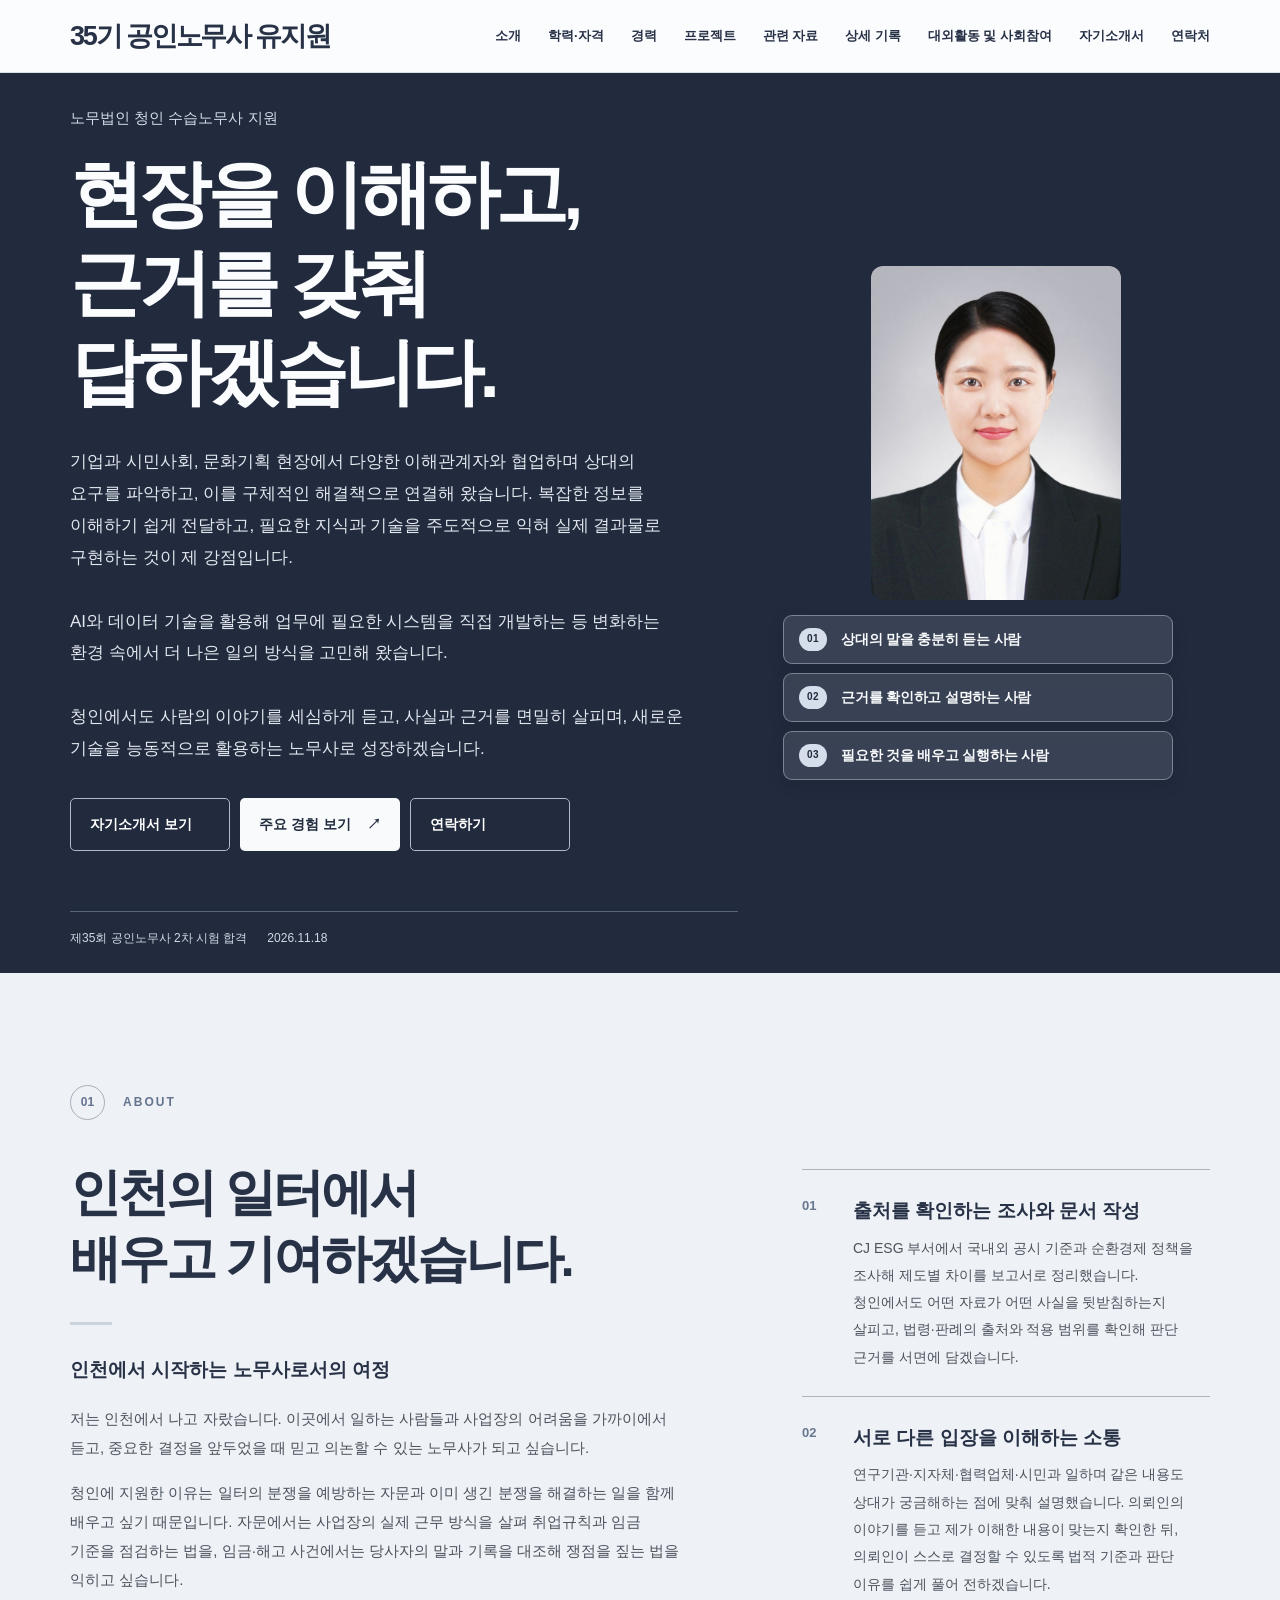
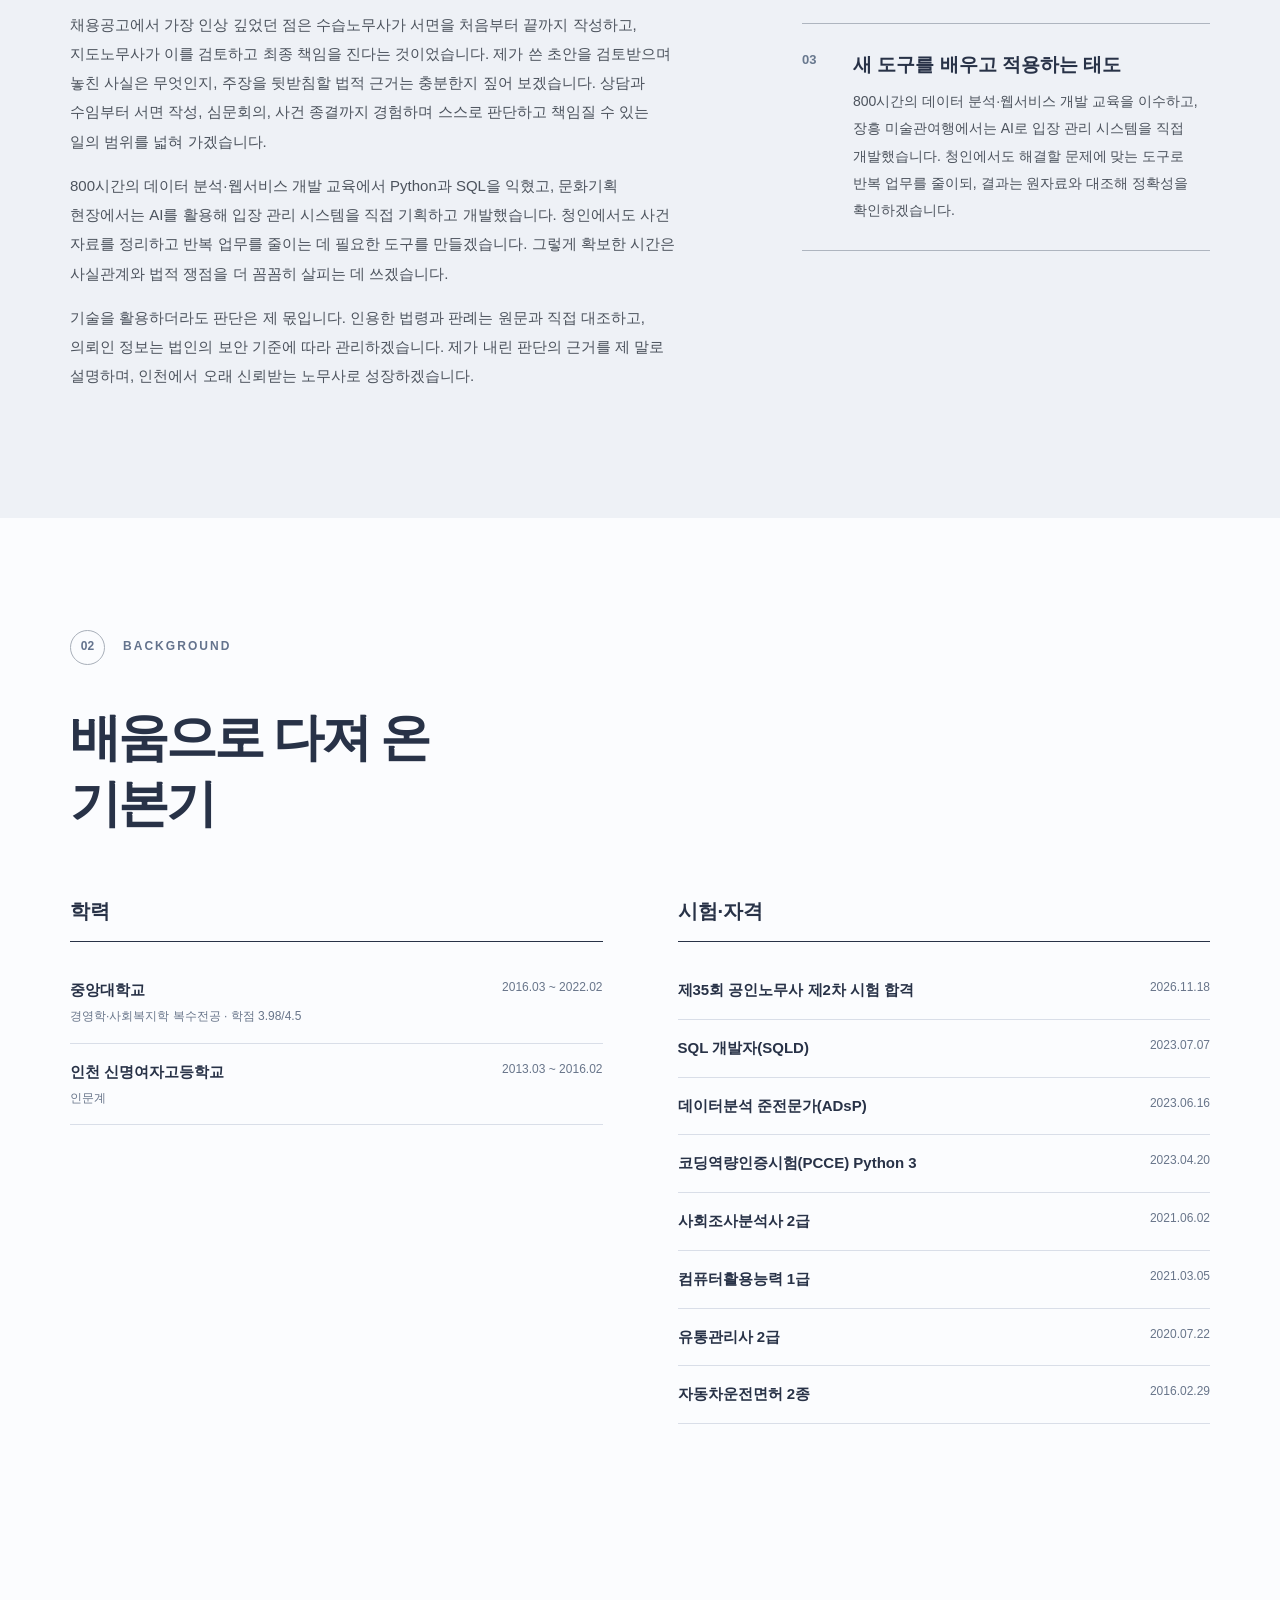
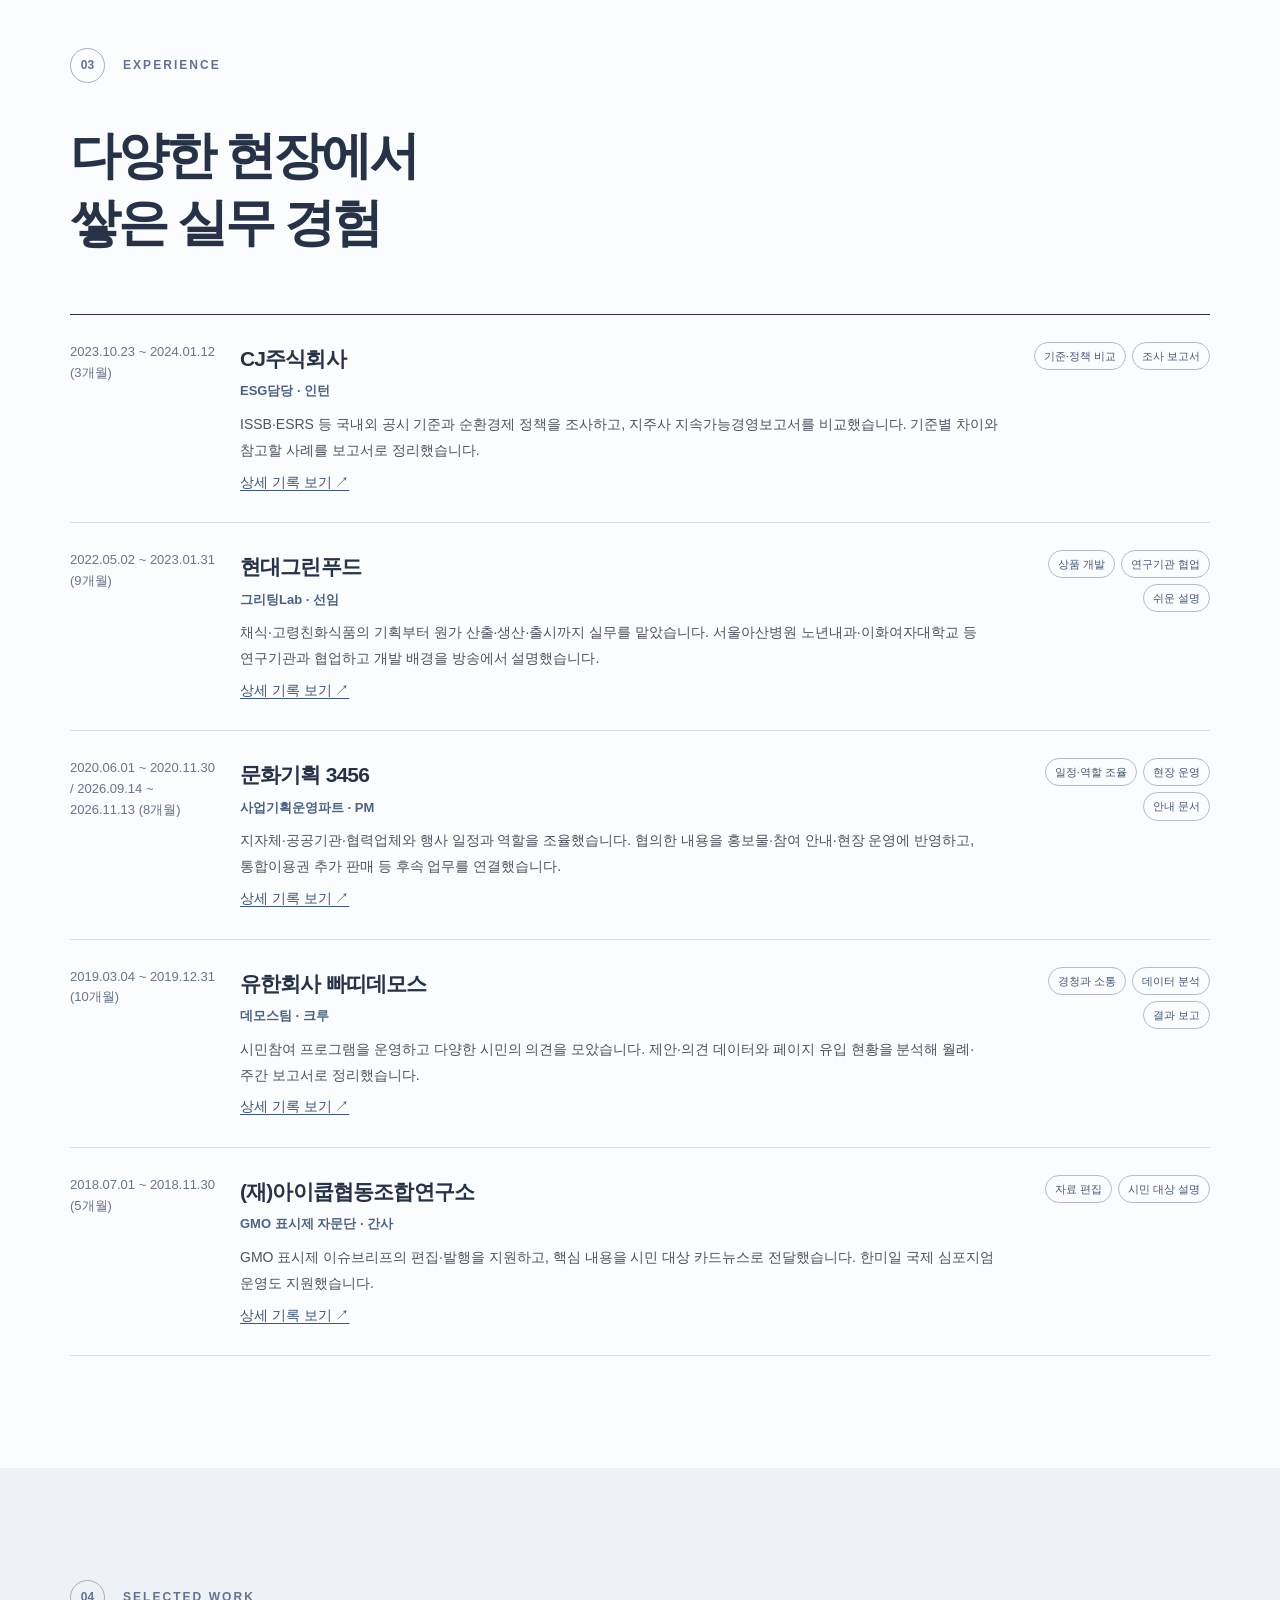
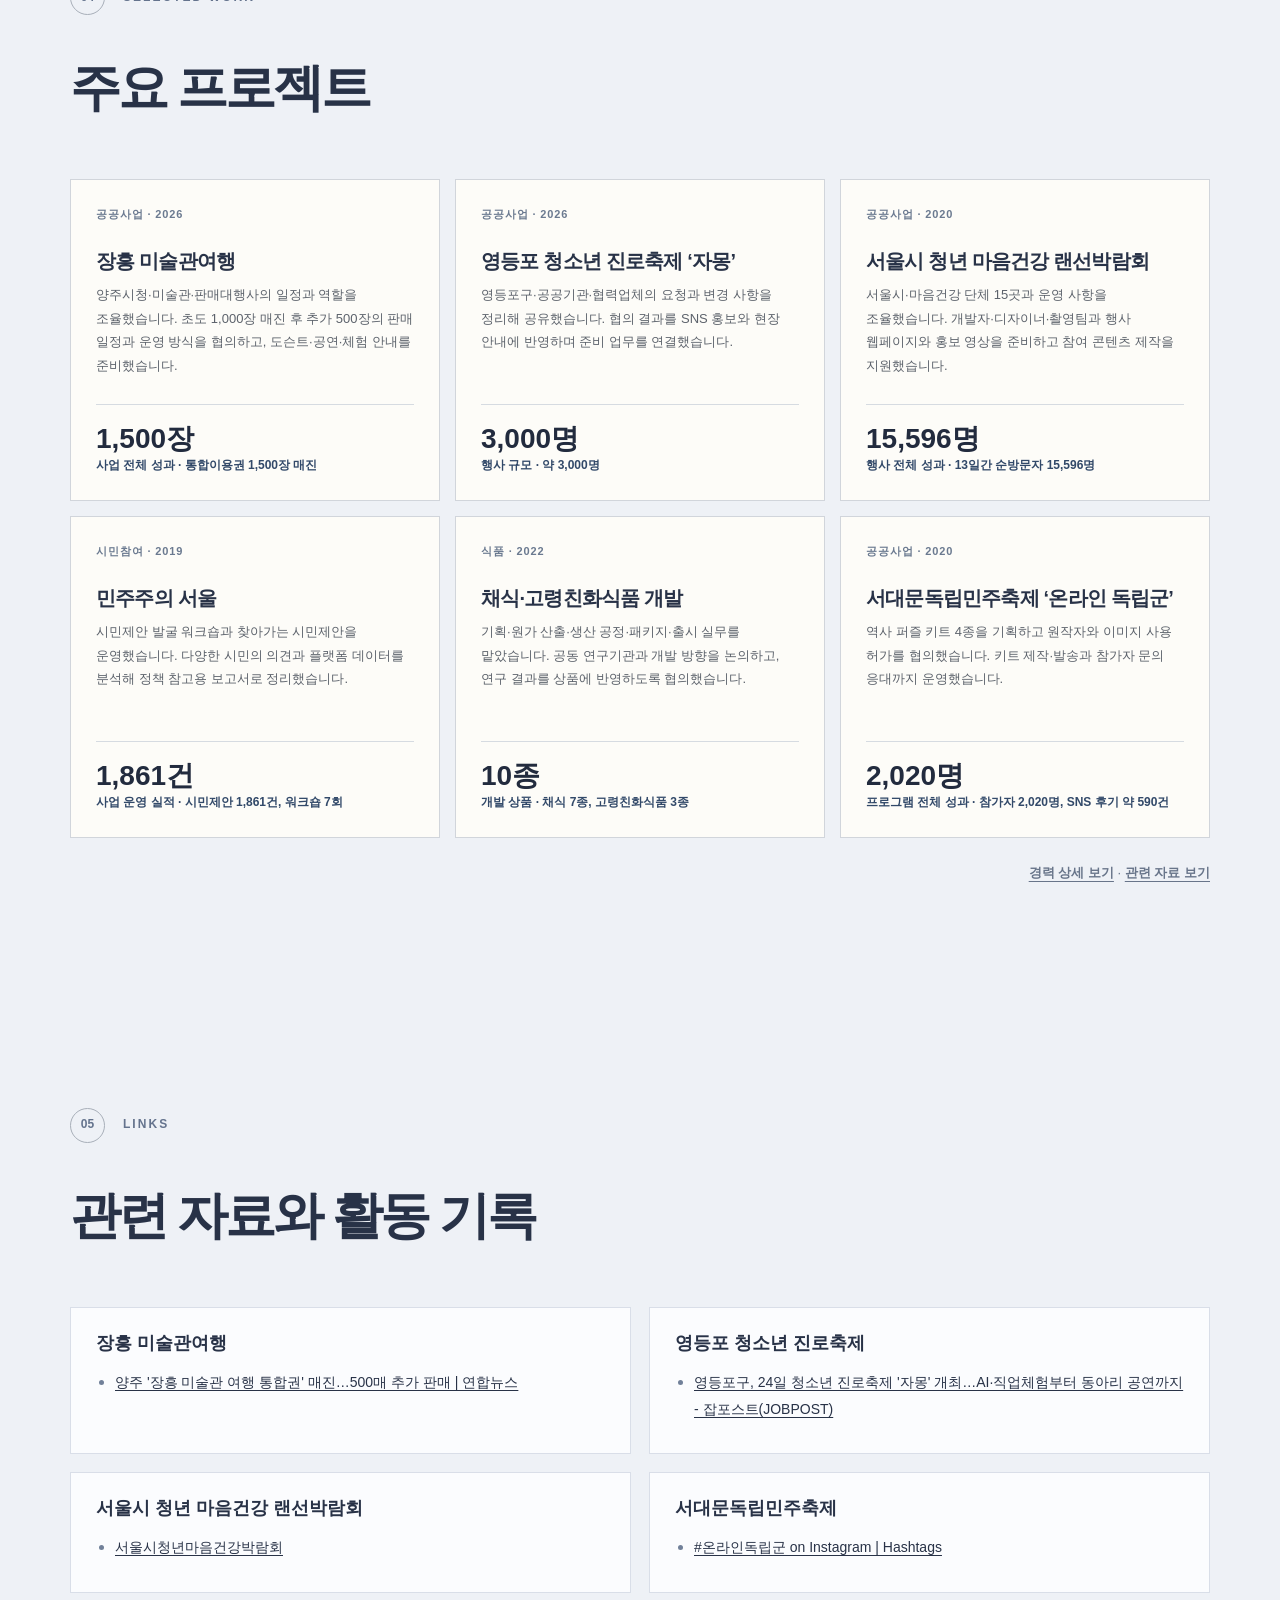
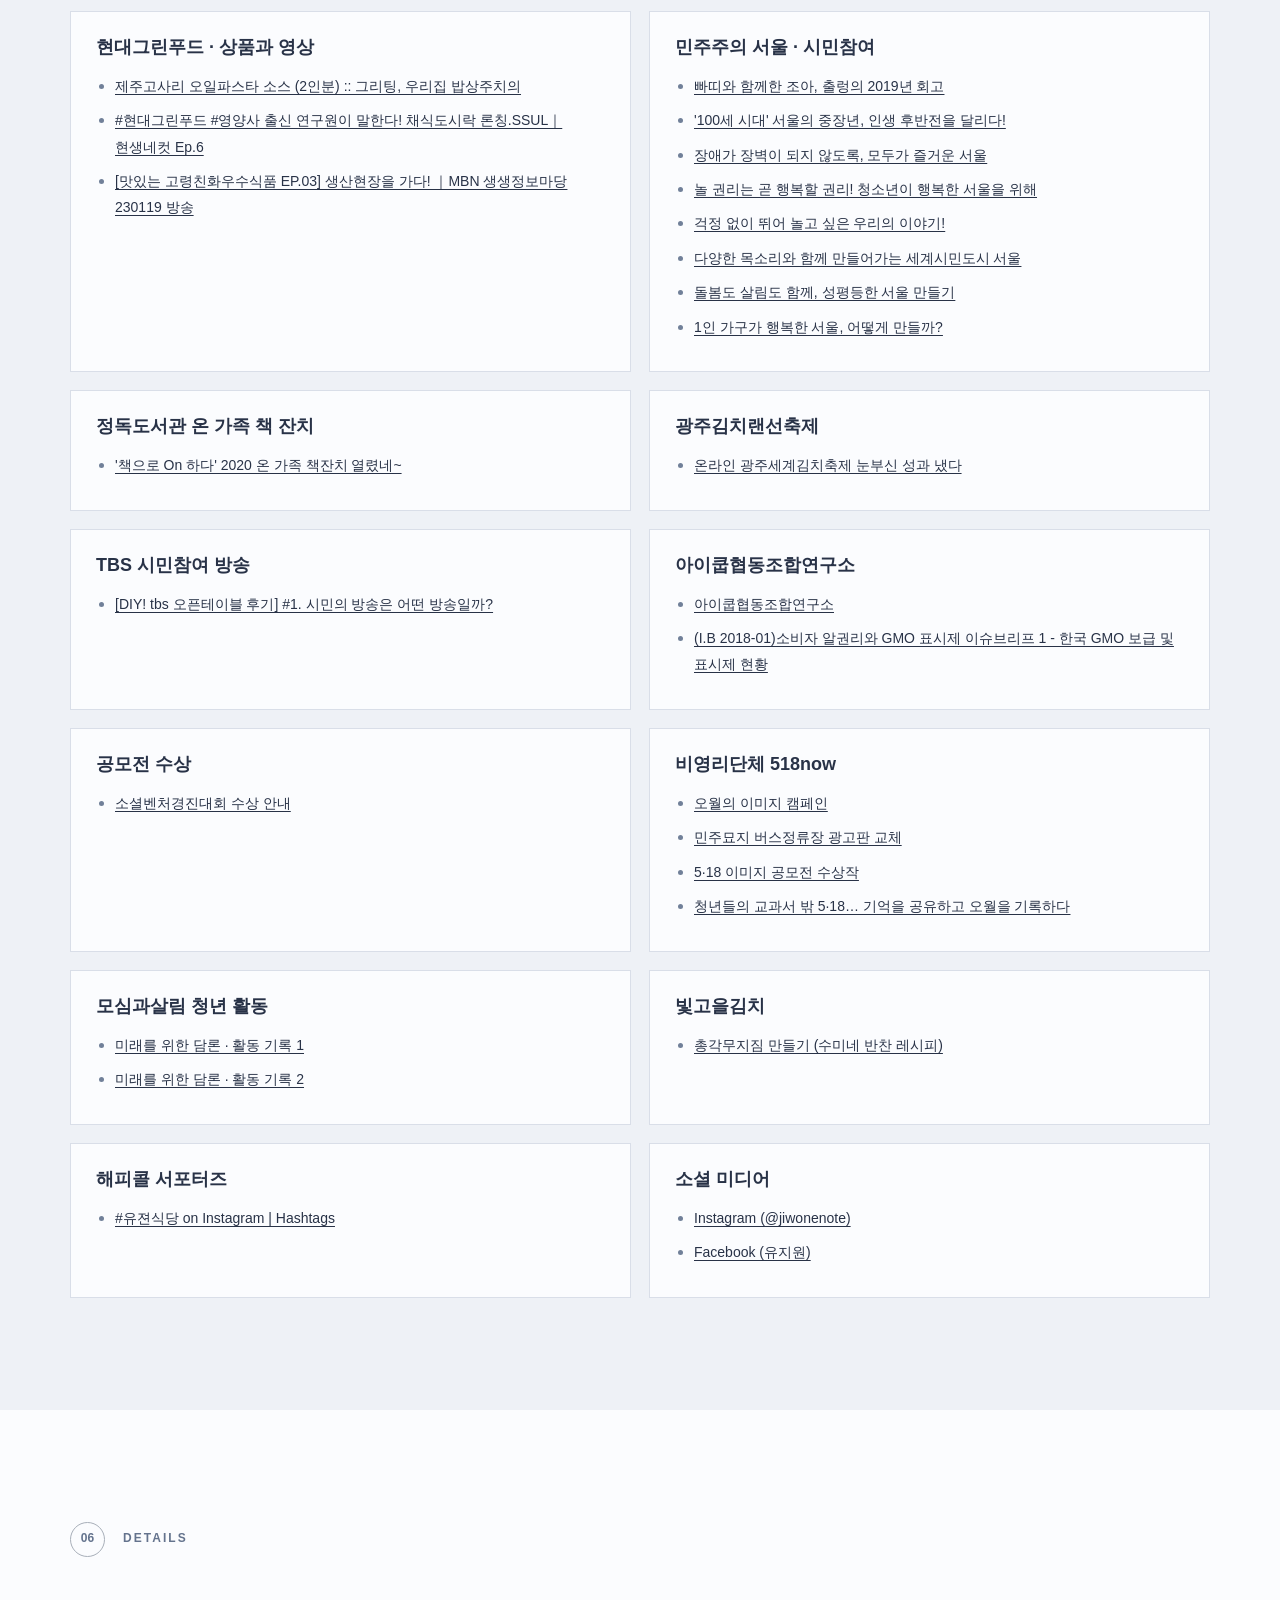
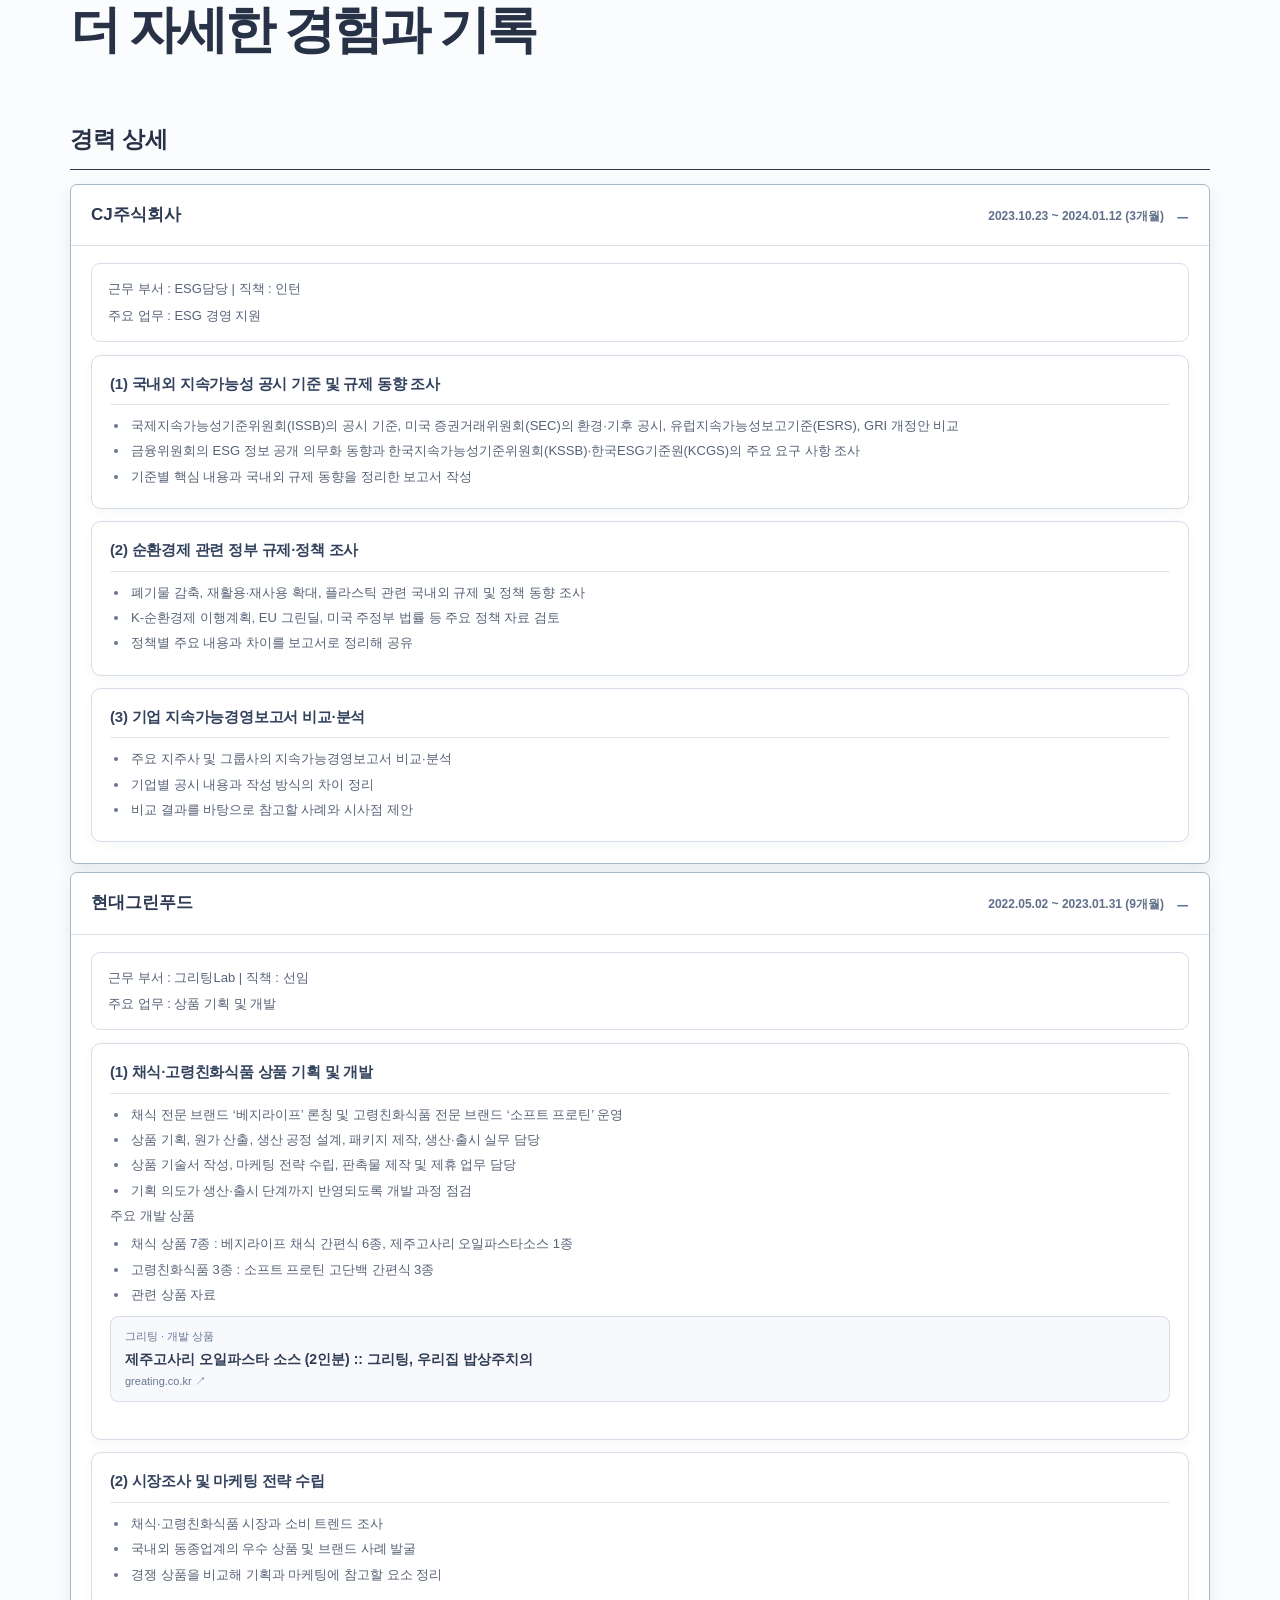
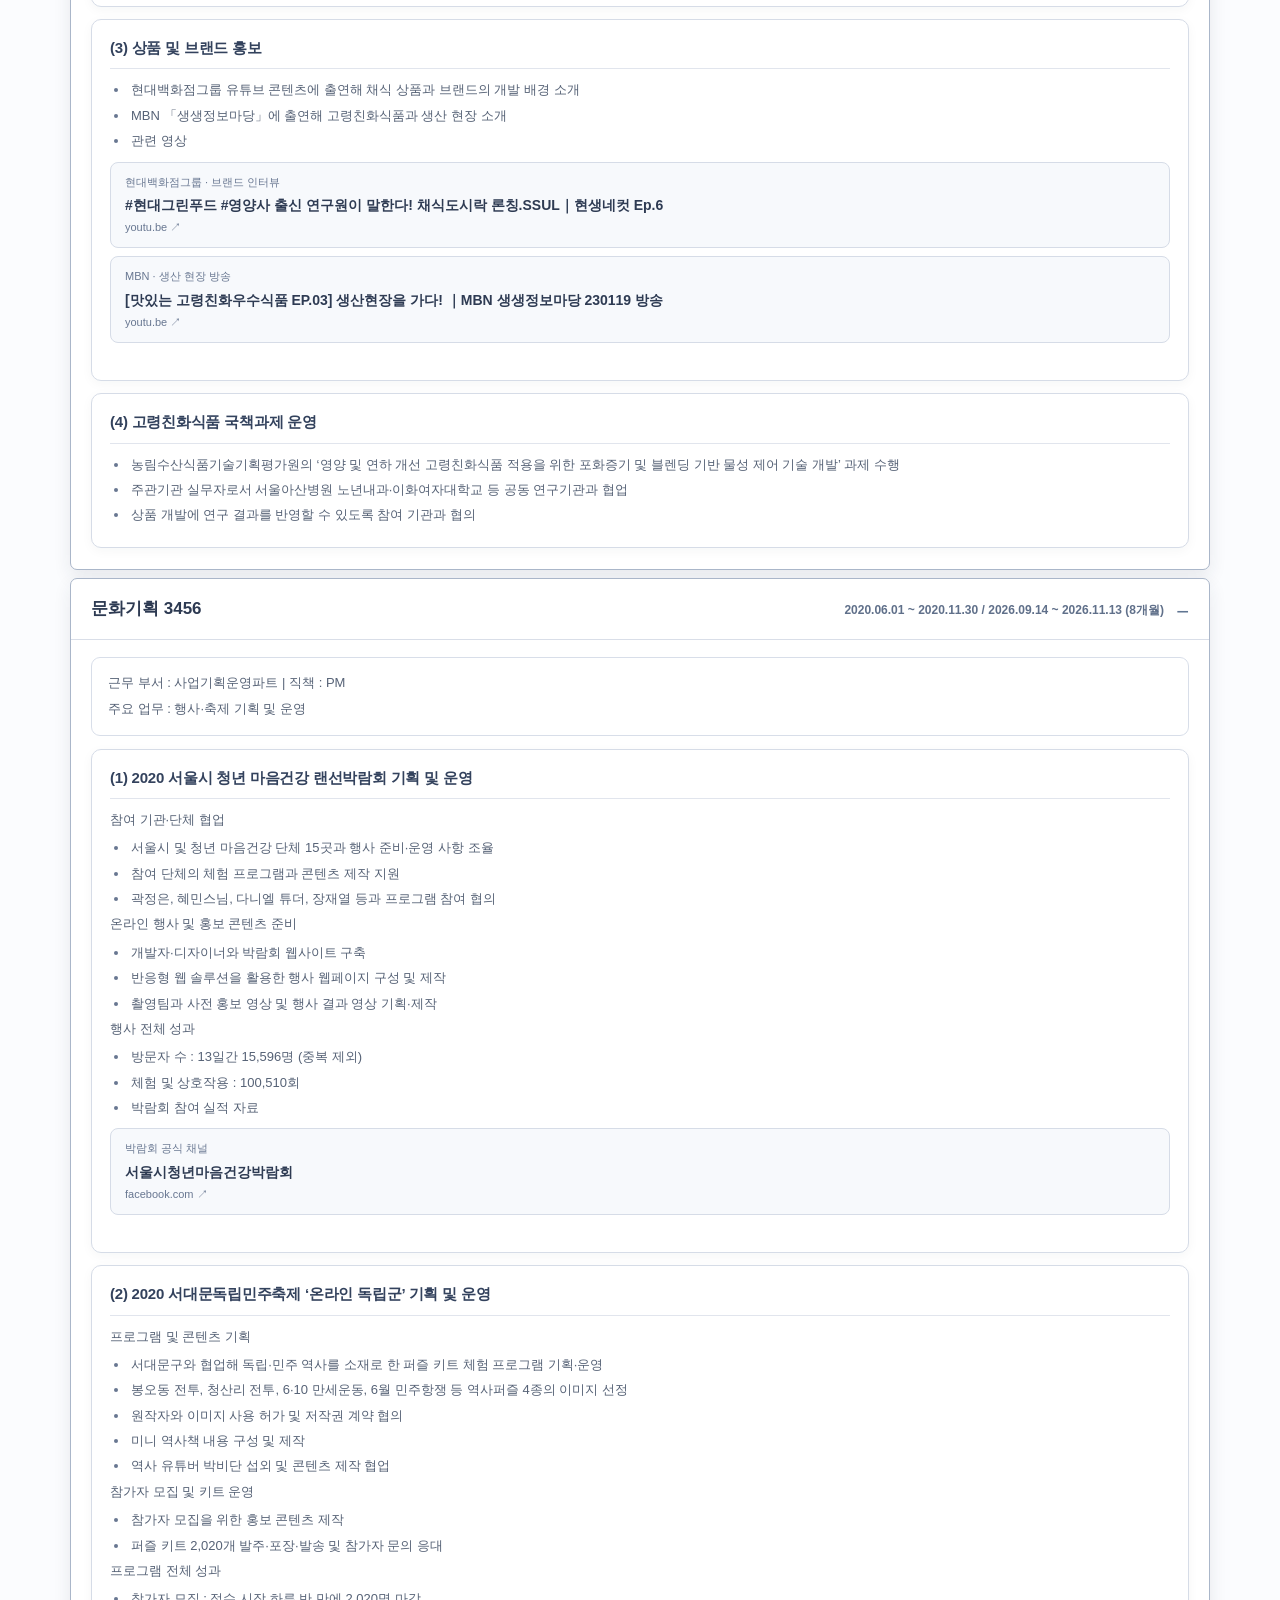
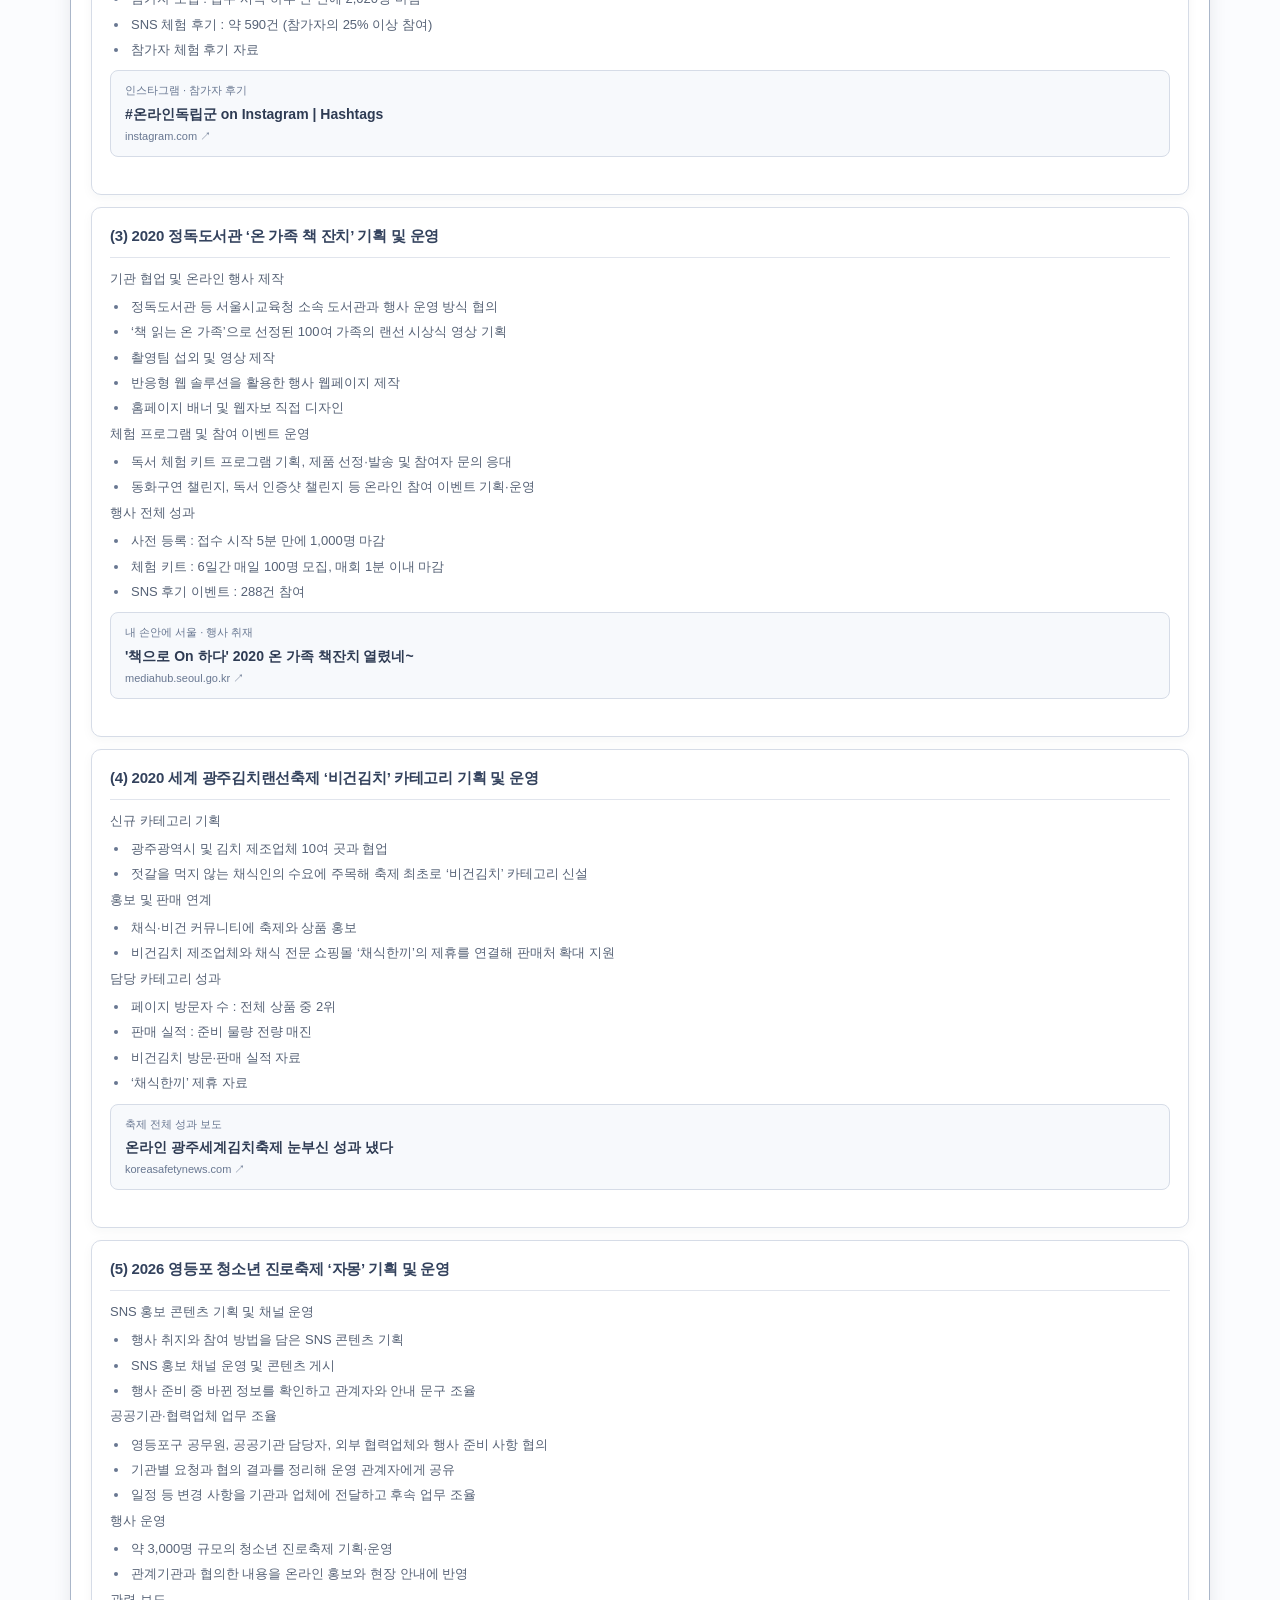
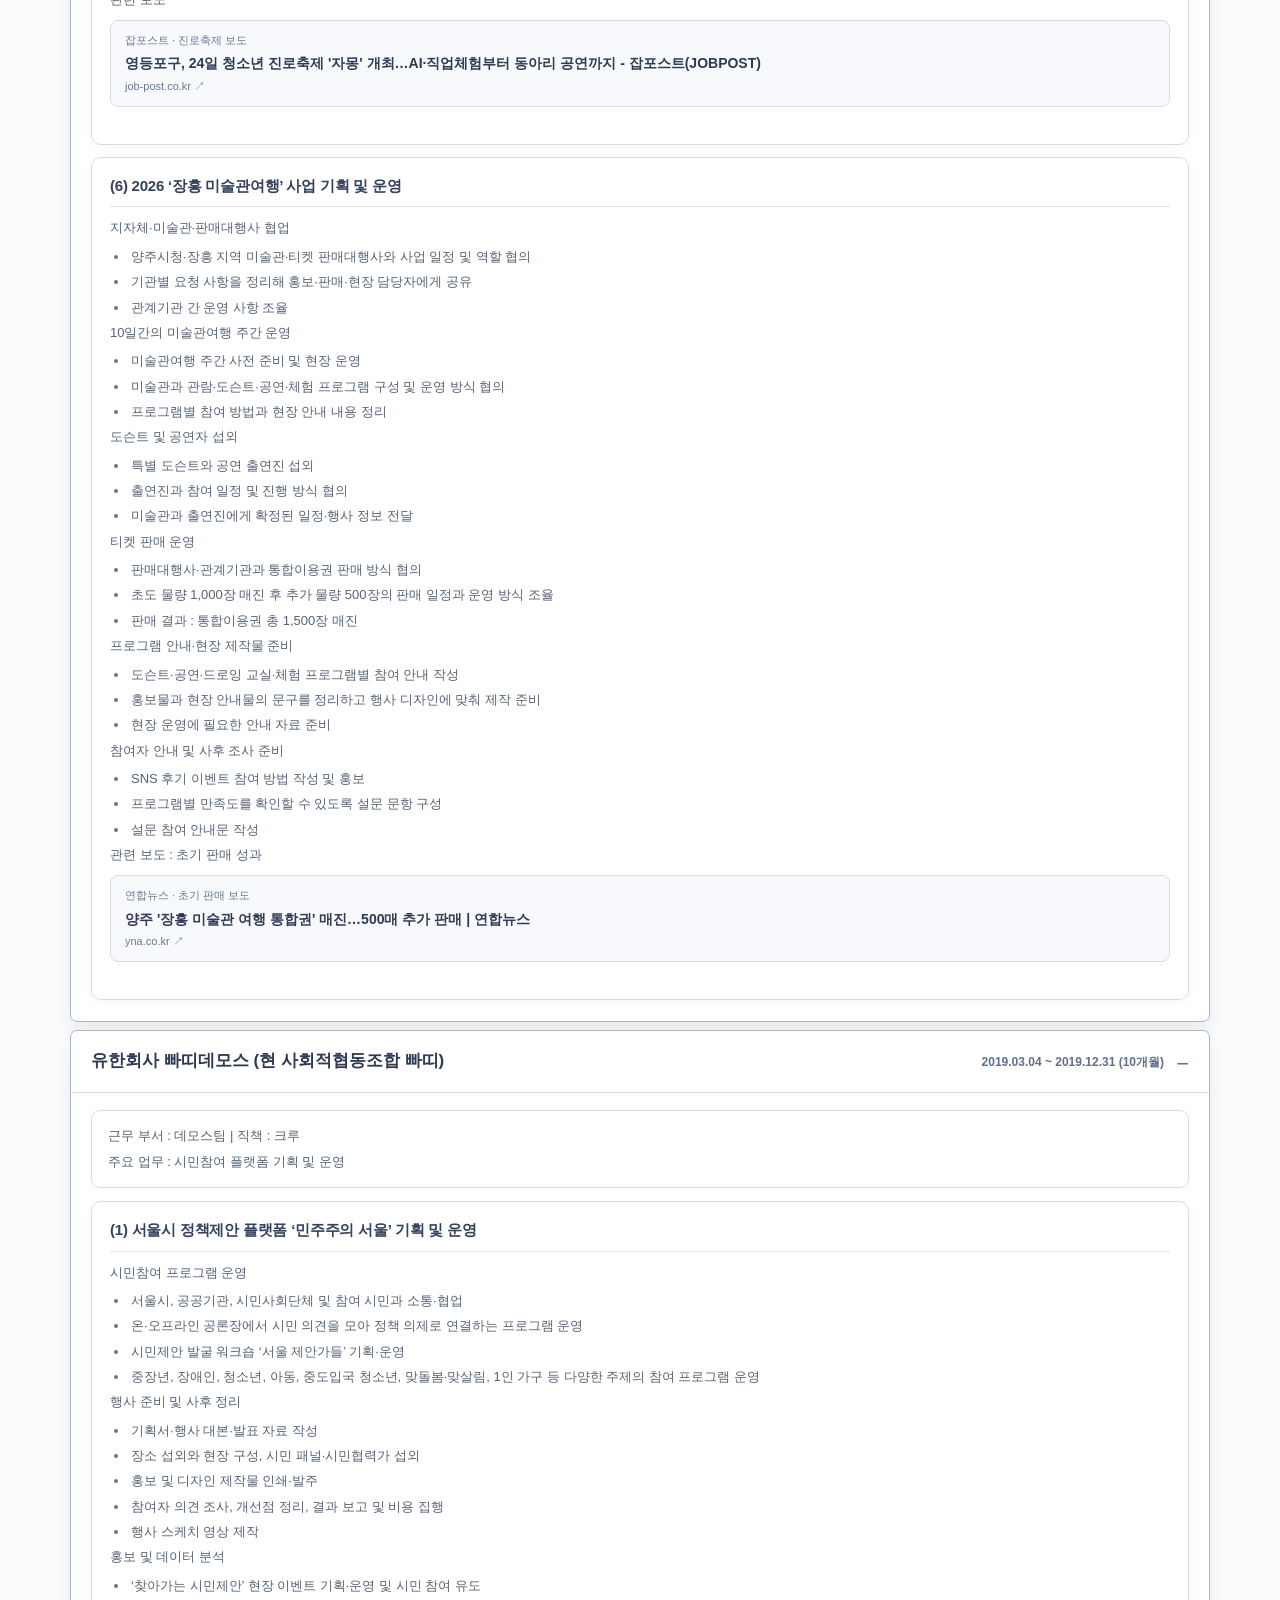
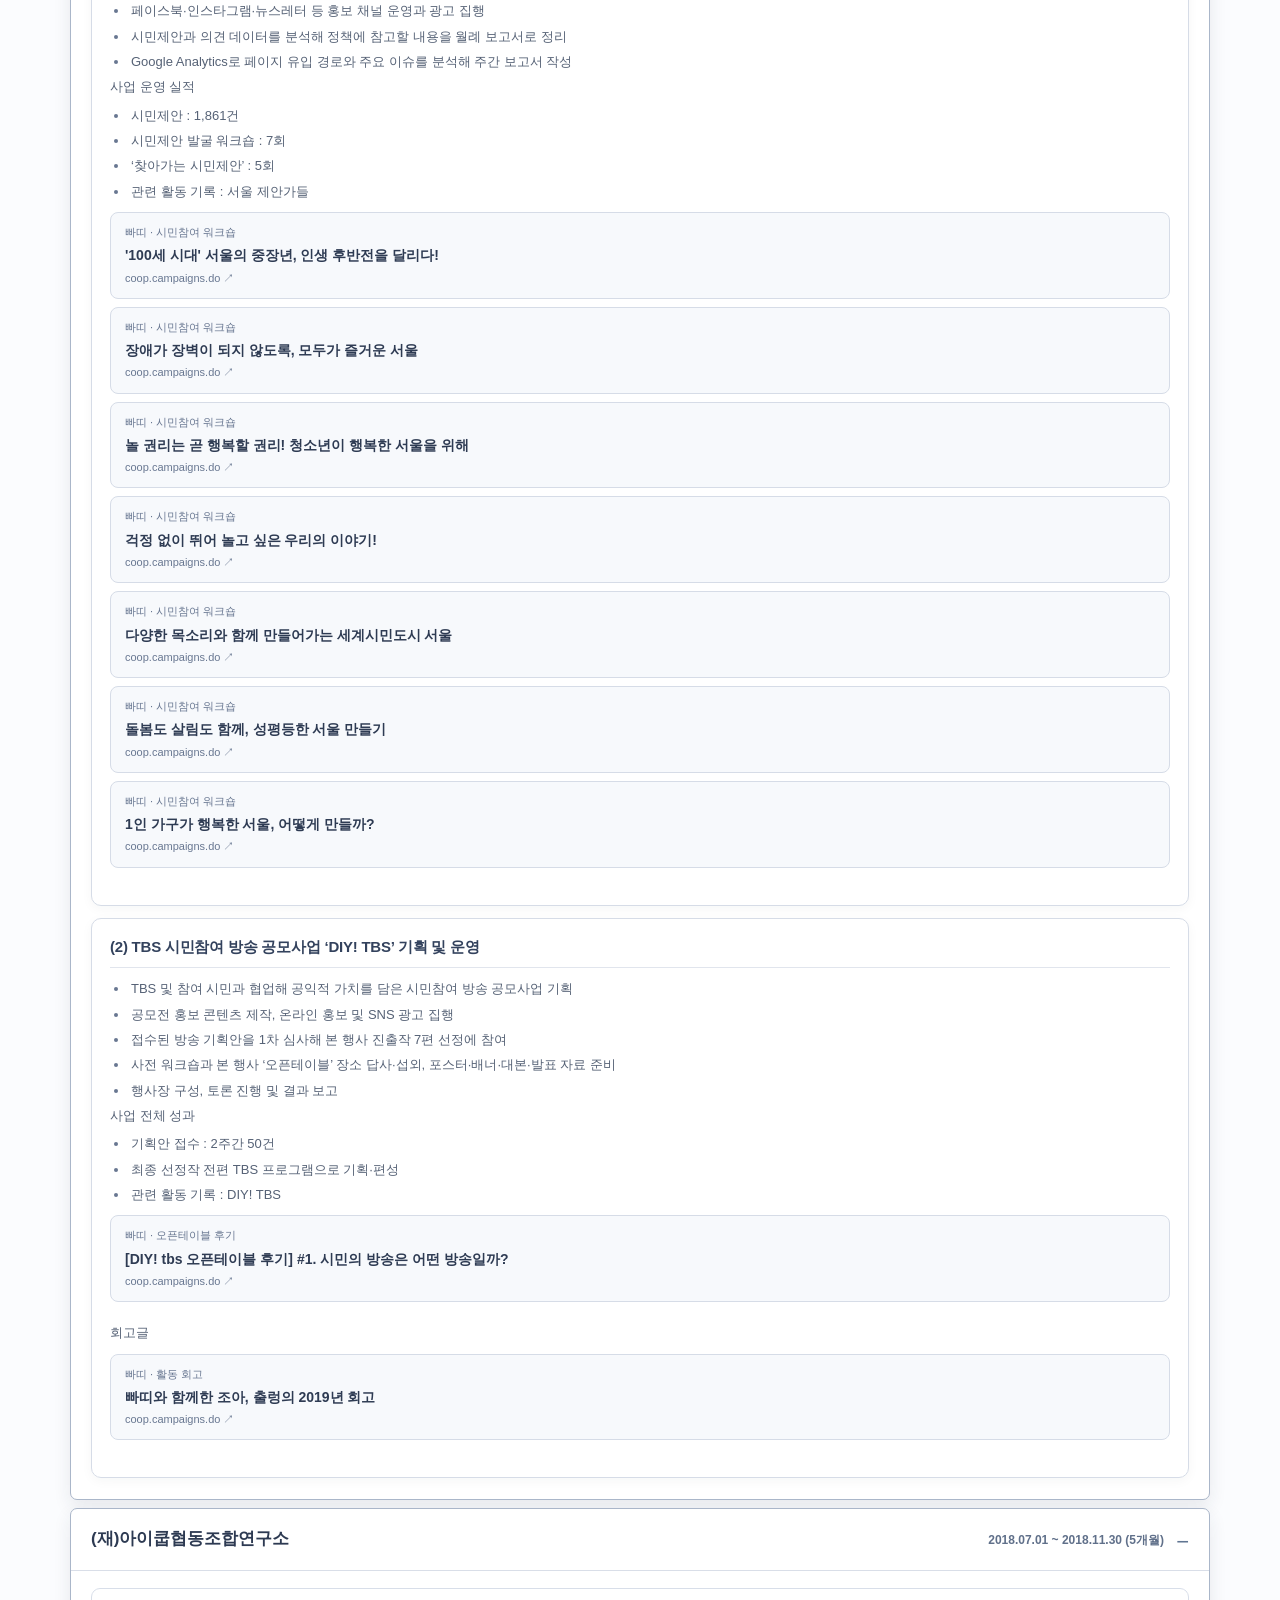
<file: index.html>
<!doctype html>
<html lang="ko"><head><meta charset="utf-8"><meta name="viewport" content="width=device-width, initial-scale=1"><meta name="theme-color" content="#123531"><meta name="description" content="유지원 · 노무법인 청인 수습노무사 지원 포트폴리오"><title>유지원 | 청인 수습노무사 지원 포트폴리오</title><link rel="stylesheet" href="style.css?v=22"></head><body>
<a class="skip" href="#main">본문으로 이동</a><header class="site-header"><div class="shell topbar"><a class="wordmark" href="#top" aria-label="유지원 포트폴리오 맨 위">유지원</a><nav aria-label="주요 메뉴"><a href="#about">소개</a><a href="#background">학력·자격</a><a href="#career">경력</a><a href="#projects">프로젝트</a><a href="#references">관련 자료</a><a href="#details">상세 기록</a><a href="#activities">대외활동 및 사회참여</a><a href="#essays">자기소개서</a><a href="#contact">연락처</a></nav></div></header>
<main id="main"><section class="hero" id="top"><div class="shell hero-grid"><div><p class="eyebrow" id="eyebrow"></p><p class="hero-overline" id="hero-role"></p><h1 id="headline"></h1><p class="hero-intro" id="intro"></p><div class="hero-actions"><a class="button secondary" href="#essays">자기소개서 보기</a><a class="button primary" href="#projects">주요 경험 보기 <span aria-hidden="true">↗</span></a><a class="button secondary" id="email-hero" href="#contact">연락하기</a></div><div class="hero-foot"><span id="exam"></span><span id="exam-date"></span></div></div><figure class="hero-person"><img class="profile-portrait" src="jiwon-profile.jpg" alt="유지원 프로필 사진" decoding="async"><figcaption><ul id="profile-traits" aria-label="유지원의 일하는 태도"></ul></figcaption></figure></div></section><section class="section section-cream" id="about"><div class="shell"><div class="section-kicker"><span>01</span><span>ABOUT</span></div><div class="about-grid"><div><h2 class="section-title">인천의 일터에서<br>배우고 기여하겠습니다.</h2><div class="section-rule"></div><p class="about-title" id="about-title"></p><div id="about-paragraphs"></div></div><div class="strength-list" id="strengths"></div></div></div></section><section class="section" id="background"><div class="shell"><div class="section-kicker"><span>02</span><span>BACKGROUND</span></div><div class="heading-row"><h2 class="section-title">배움으로 다져 온<br>기본기</h2></div><div class="background-grid"><div><h3 class="subheading">학력</h3><div id="education-list"></div></div><div><h3 class="subheading">시험·자격</h3><div id="credentials-list"></div></div></div></div></section><section class="section" id="career"><div class="shell"><div class="section-kicker"><span>03</span><span>EXPERIENCE</span></div><div class="heading-row"><h2 class="section-title">다양한 현장에서<br>쌓은 실무 경험</h2></div><div class="career-list" id="career-list"></div></div></section><section class="section section-cream" id="projects"><div class="shell"><div class="section-kicker"><span>04</span><span>SELECTED WORK</span></div><div class="heading-row"><h2 class="section-title">주요 프로젝트</h2></div><div class="project-grid" id="project-grid"></div><p class="source-note"><a href="#details">경력 상세 보기</a> · <a href="#references">관련 자료 보기</a></p></div></section><section class="section section-cream" id="references"><div class="shell"><div class="section-kicker"><span>05</span><span>LINKS</span></div><div class="heading-row"><h2 class="section-title">관련 자료와 활동 기록</h2></div><div class="reference-grid" id="reference-grid"></div></div></section><section class="section" id="details"><div class="shell"><div class="section-kicker"><span>06</span><span>DETAILS</span></div><div class="heading-row"><h2 class="section-title">더 자세한 경험과 기록</h2></div><div class="detail-groups" id="detail-groups"></div></div></section><section class="section section-cream" id="activities" aria-labelledby="activities-title"><div class="shell"><div class="section-kicker"><span>07</span><span>ACTIVITIES</span></div><div class="activity-section standalone-activity"><div class="activity-heading"><div><span class="activity-kicker">ACTIVITIES &amp; SOCIAL ENGAGEMENT</span><h3 id="activities-title">대외활동 및 사회참여</h3></div></div><div class="activity-grid" id="activity-list"></div></div></div></section><section class="section" id="essays" aria-labelledby="essay-heading"><div class="shell"><div class="section-kicker"><span>Q&amp;A</span><span>SELF INTRODUCTION</span></div><h2 id="essay-heading" class="section-title">자기소개서</h2><div id="essay-list"></div></div></section><section class="section section-deep" id="approach"><div class="shell"><div class="section-kicker"><span>08</span><span>HOW I WORK</span></div><h2 class="section-title">스스로 준비하고,<br>검토를 거쳐 완성하겠습니다.</h2><ol class="approach-list" id="work-style"></ol></div></section><section class="section contact" id="contact"><div class="shell contact-grid"><div><div class="section-kicker"><span>09</span><span>CONTACT</span></div><h2 class="section-title">이야기를<br>나눠 보고 싶습니다.</h2><p id="contact-location"></p></div><div class="contact-links"><a id="contact-email"></a><a id="contact-phone"></a></div></div></section></main><footer class="site-footer"><div class="shell"><span>© <span id="year"></span> 유지원. 청인 수습노무사 지원 포트폴리오</span></div></footer>
<script src="site.js?v=21" defer></script></body></html>
</file>
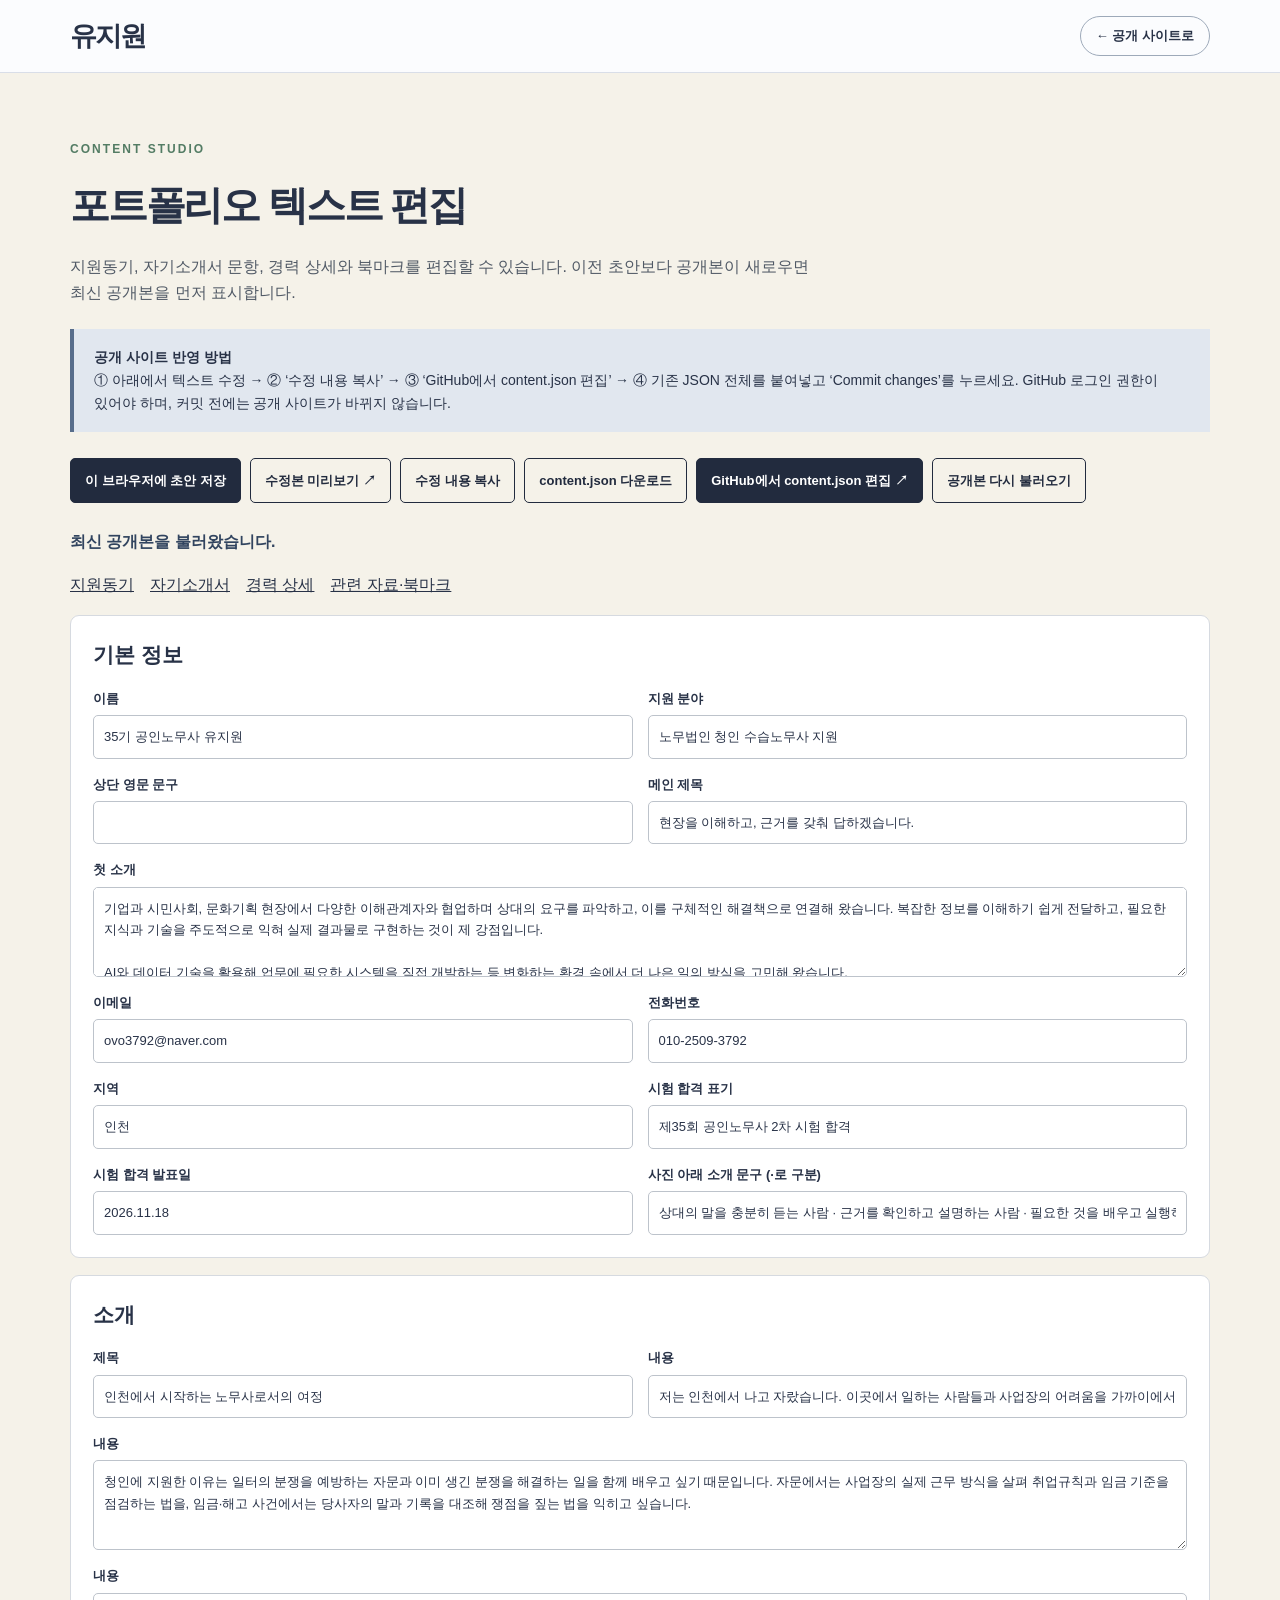
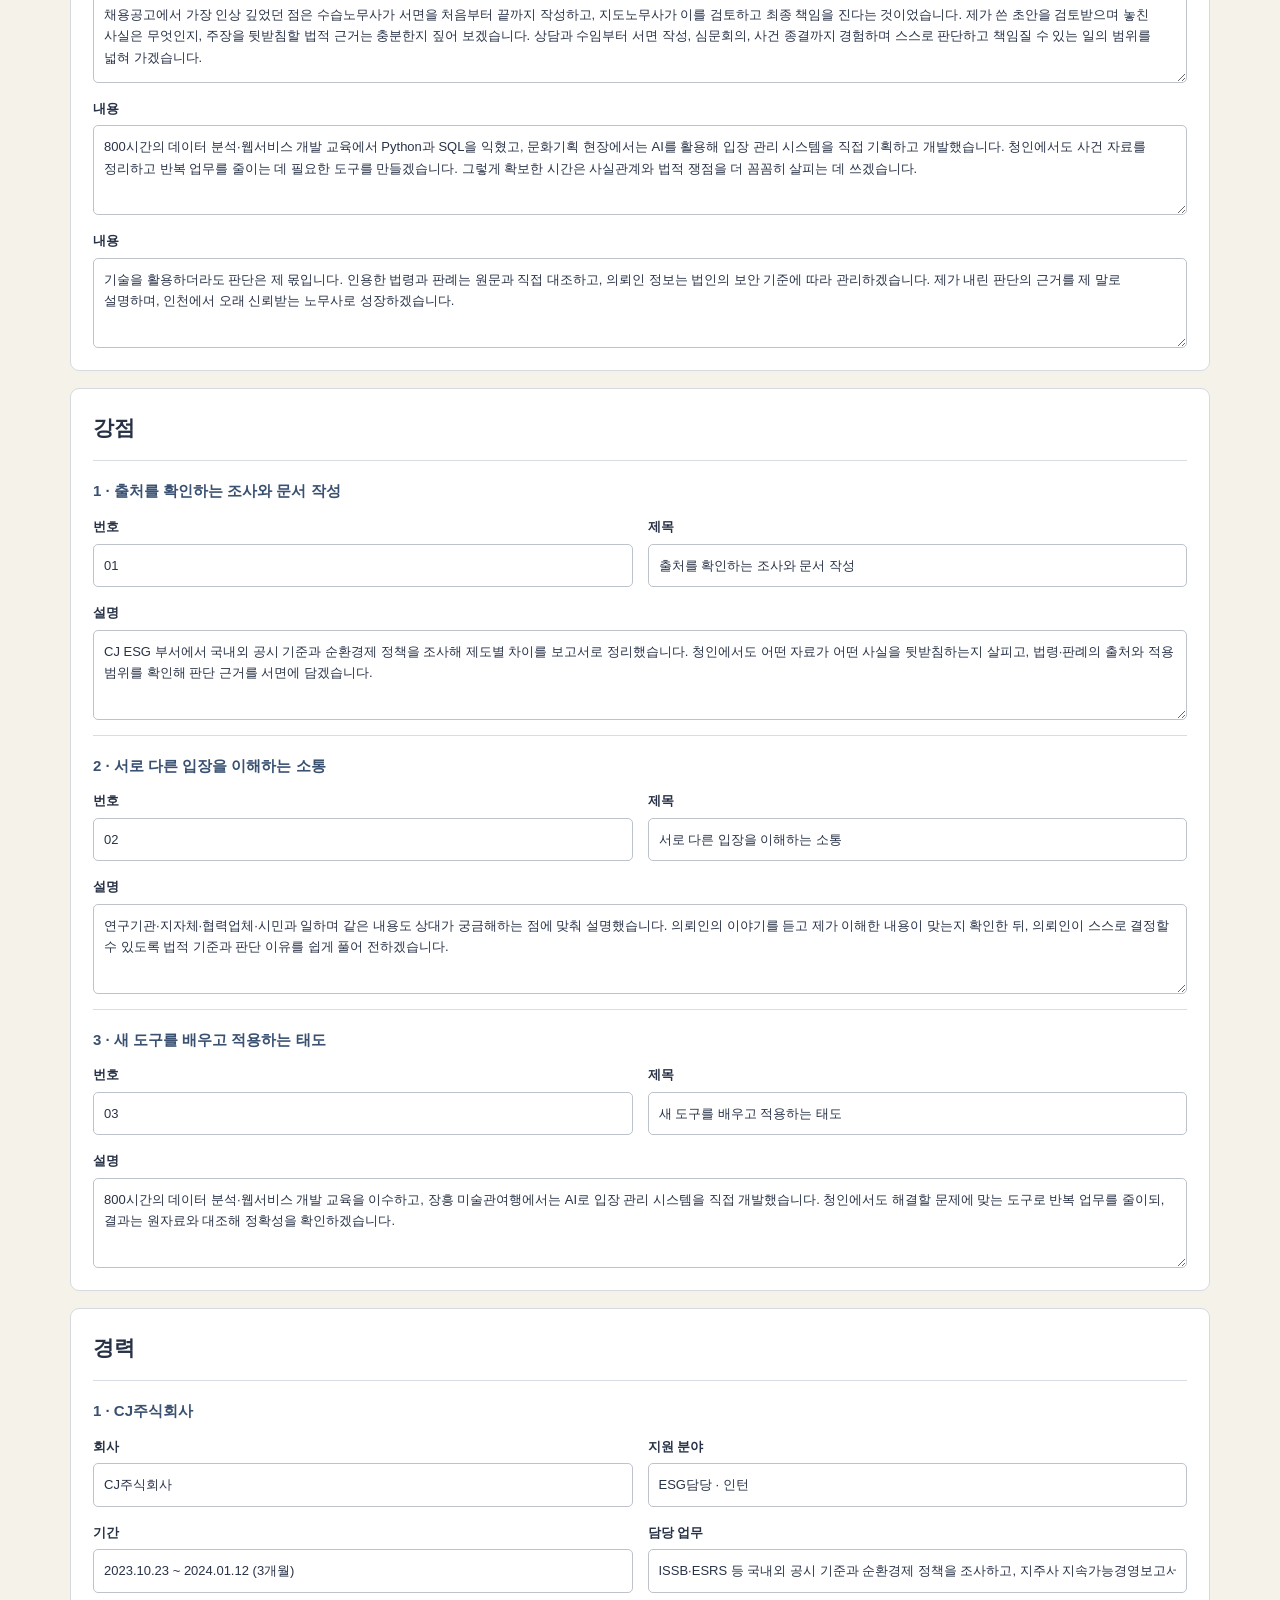
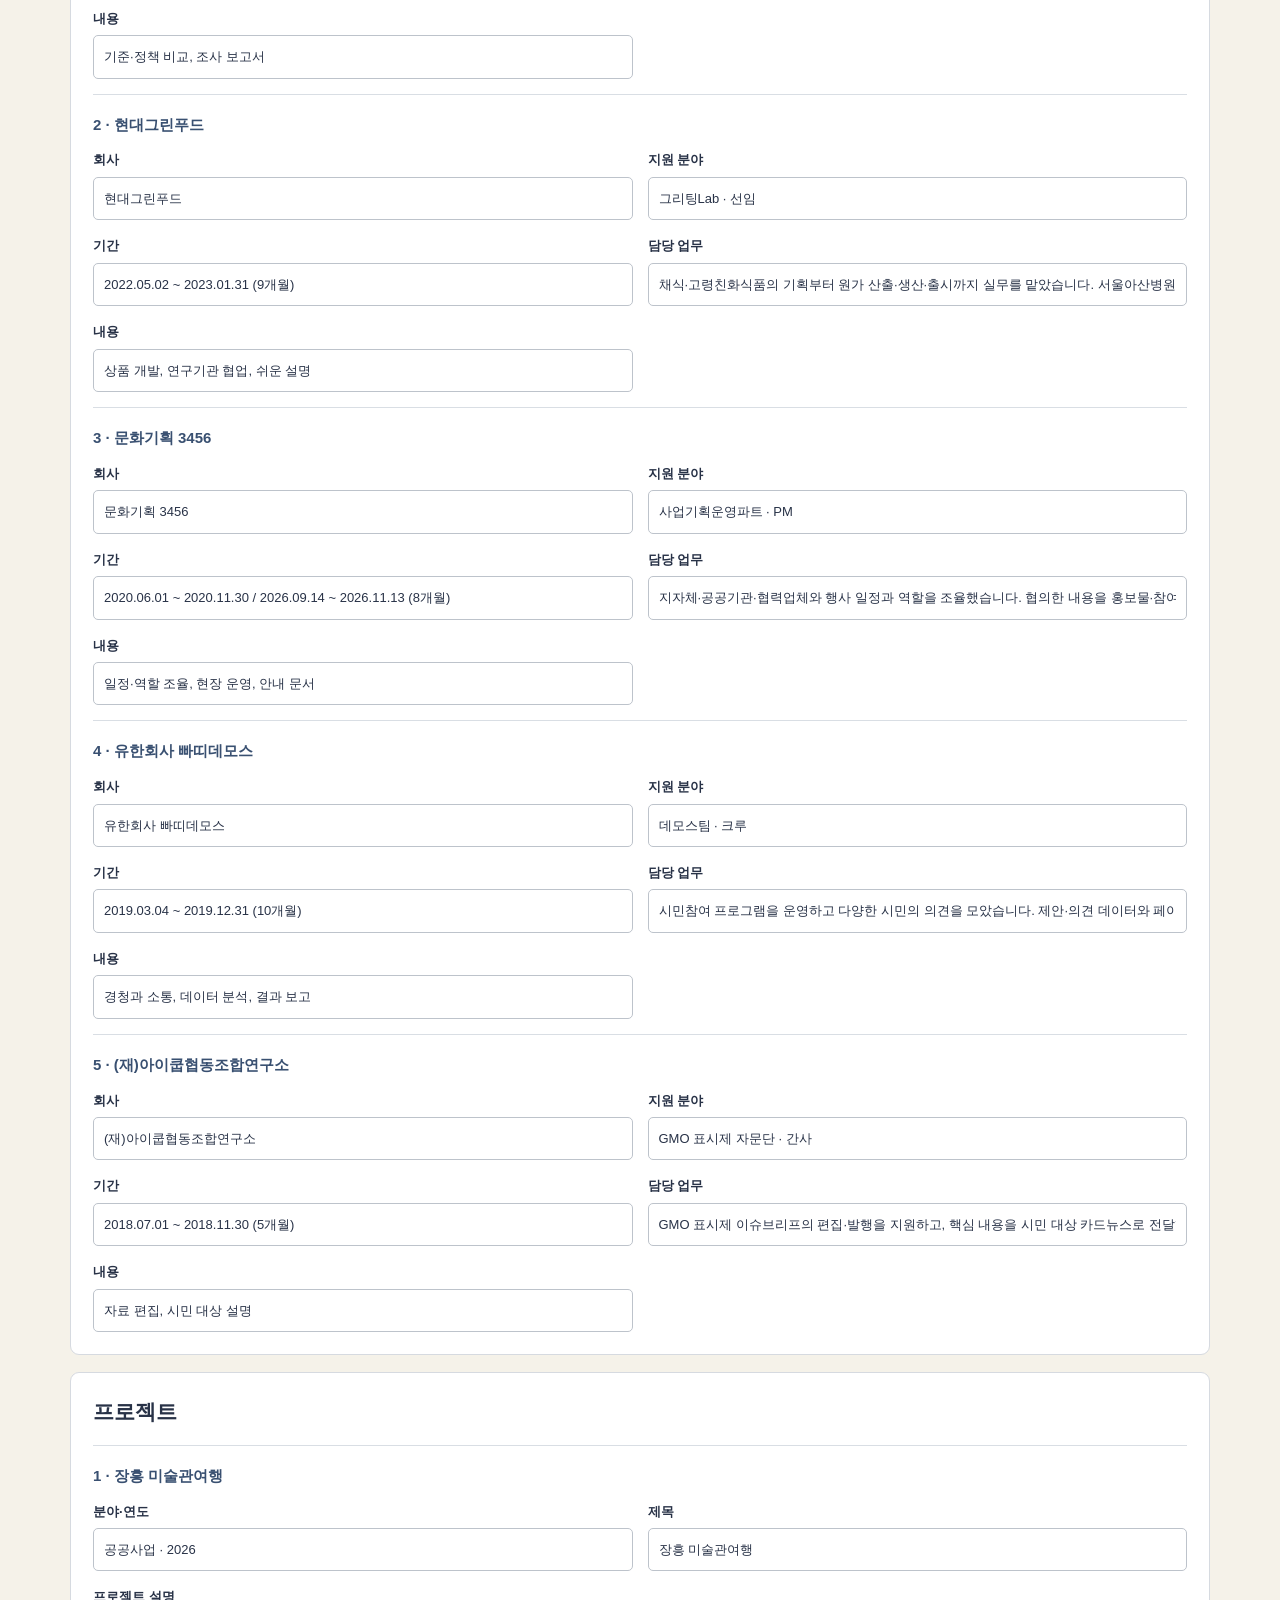
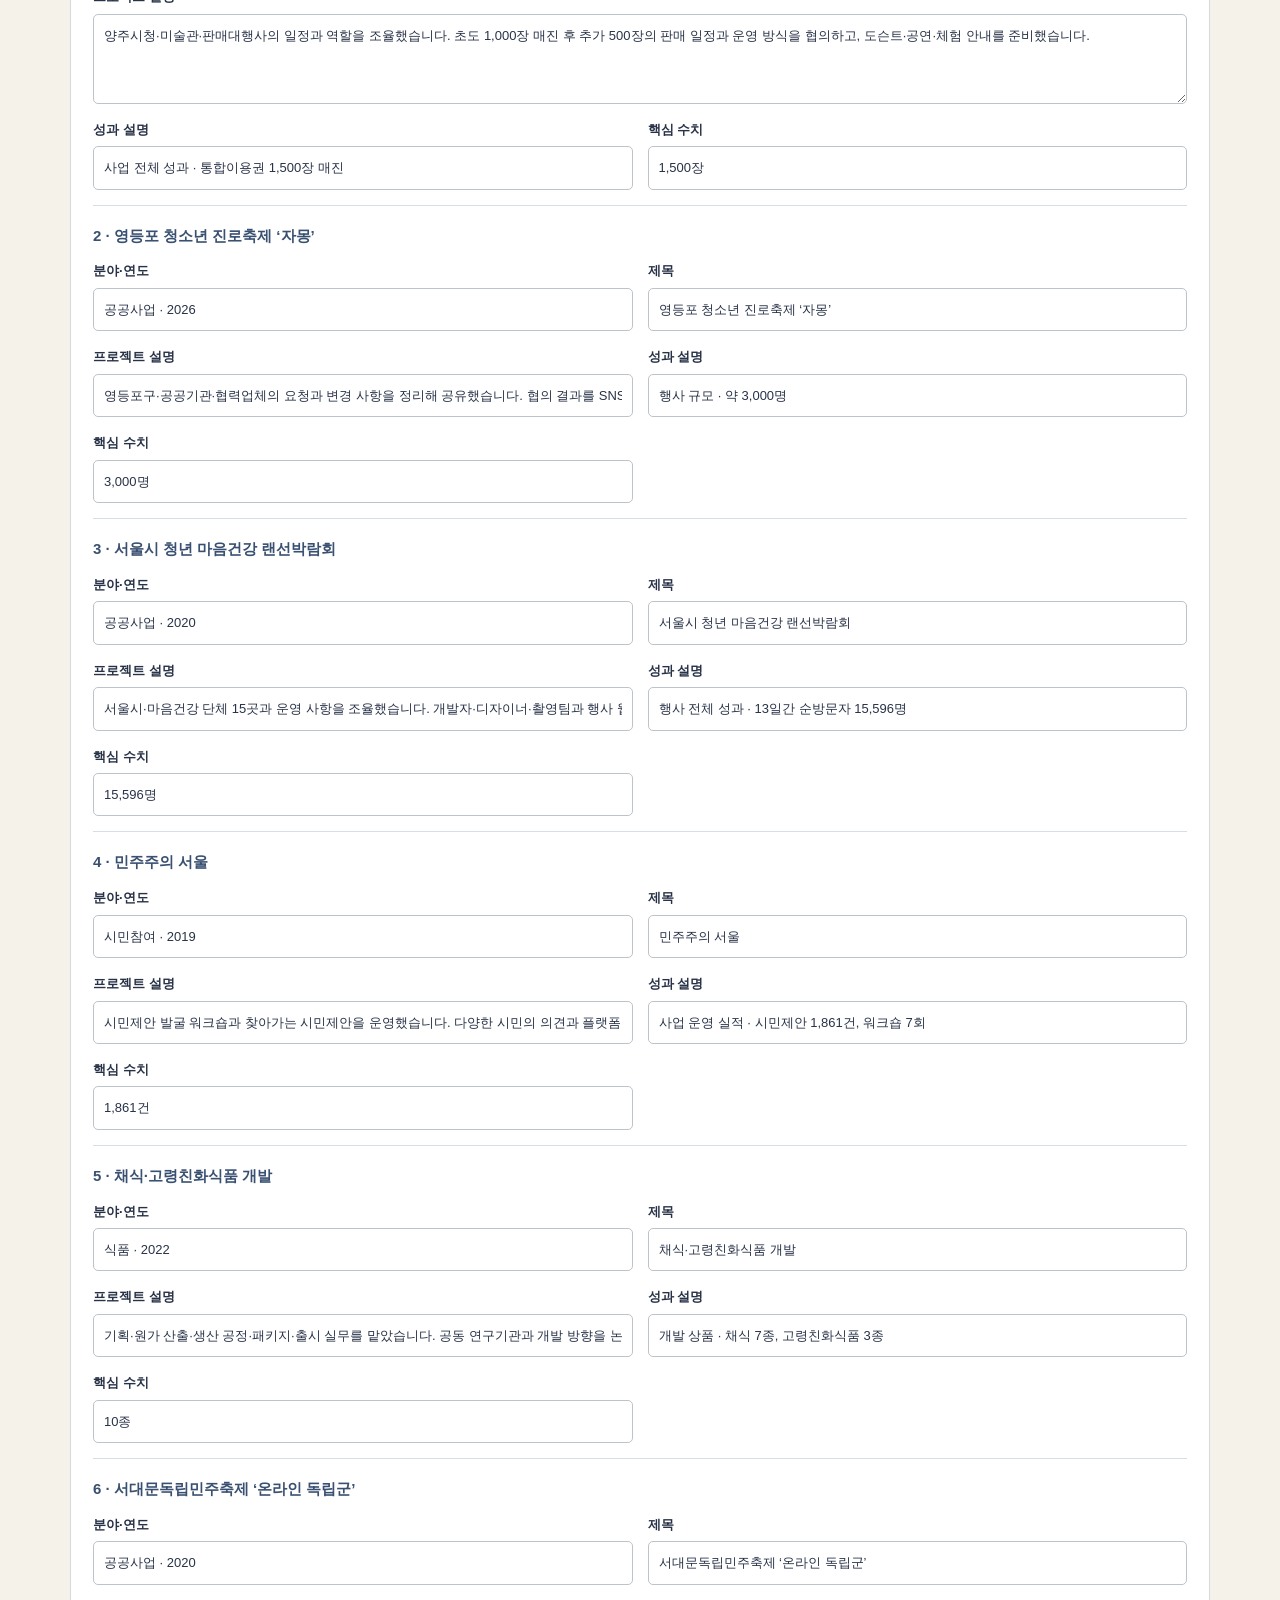
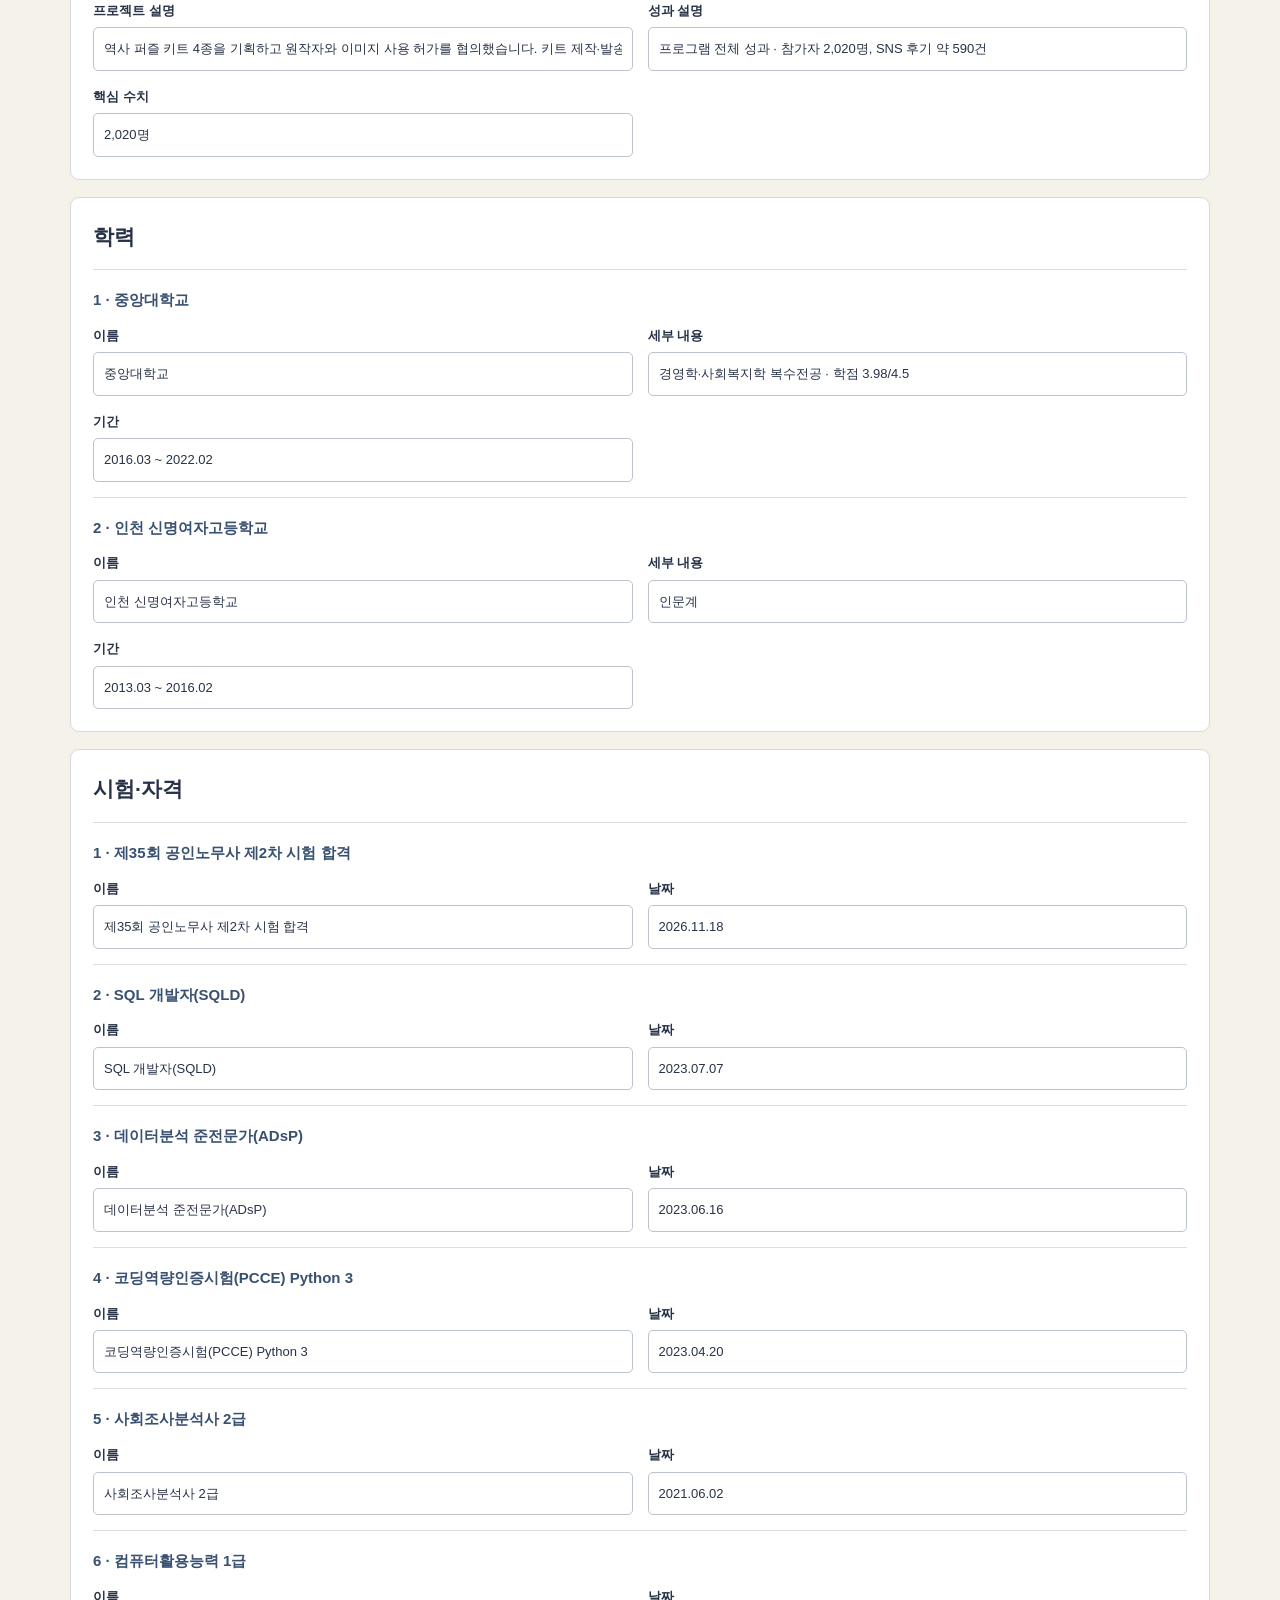
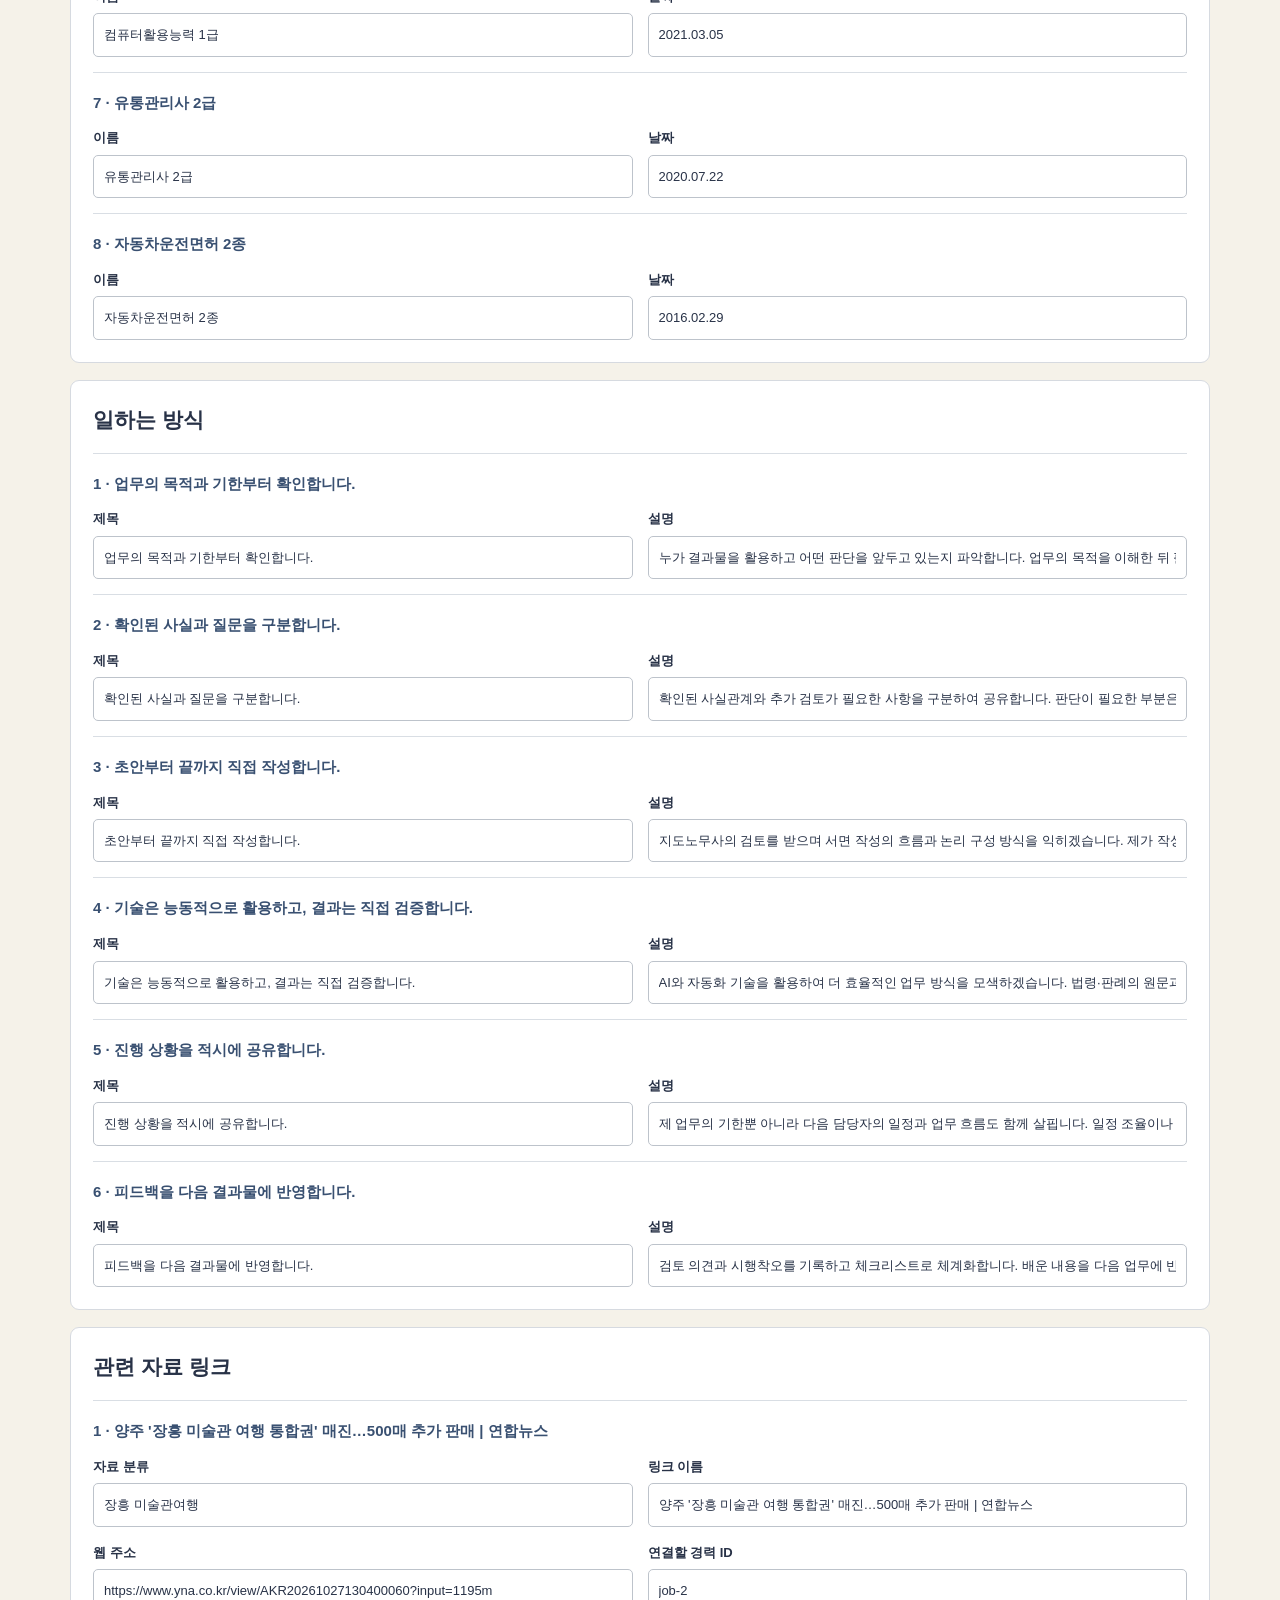
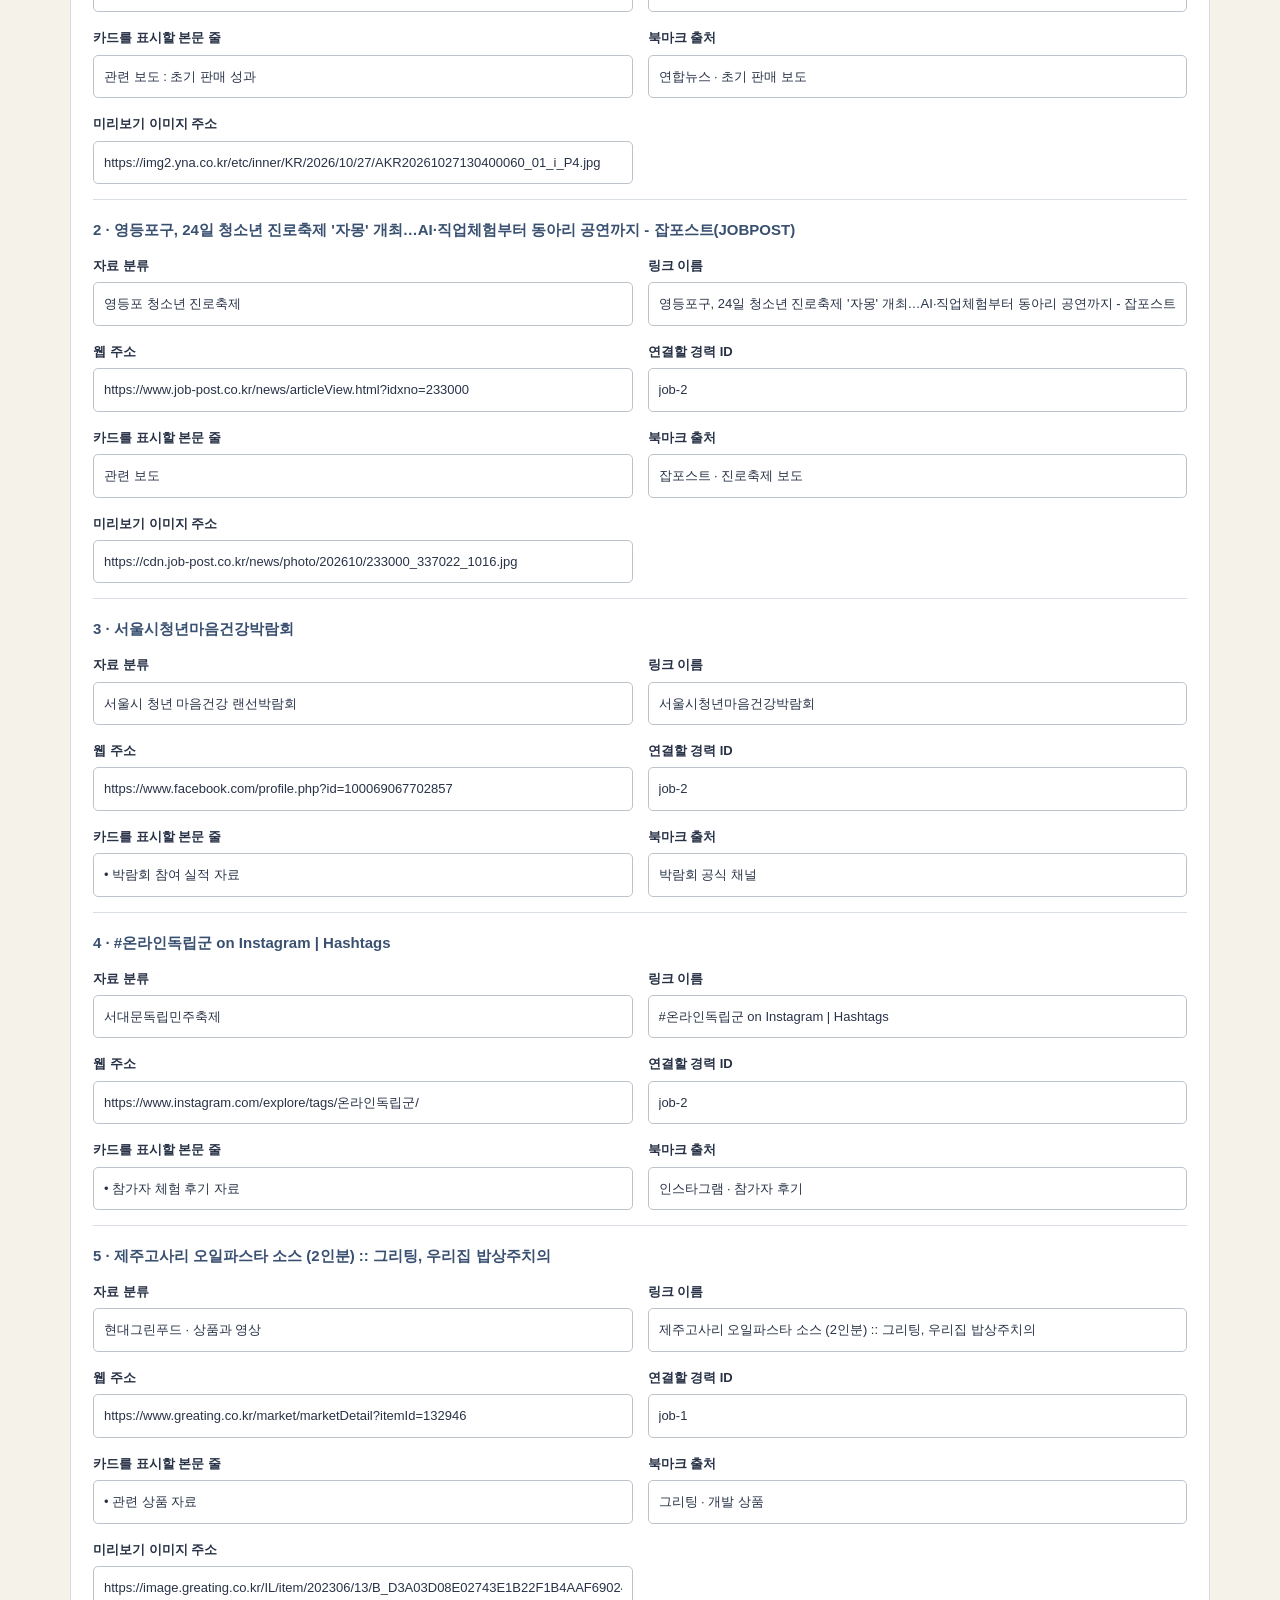
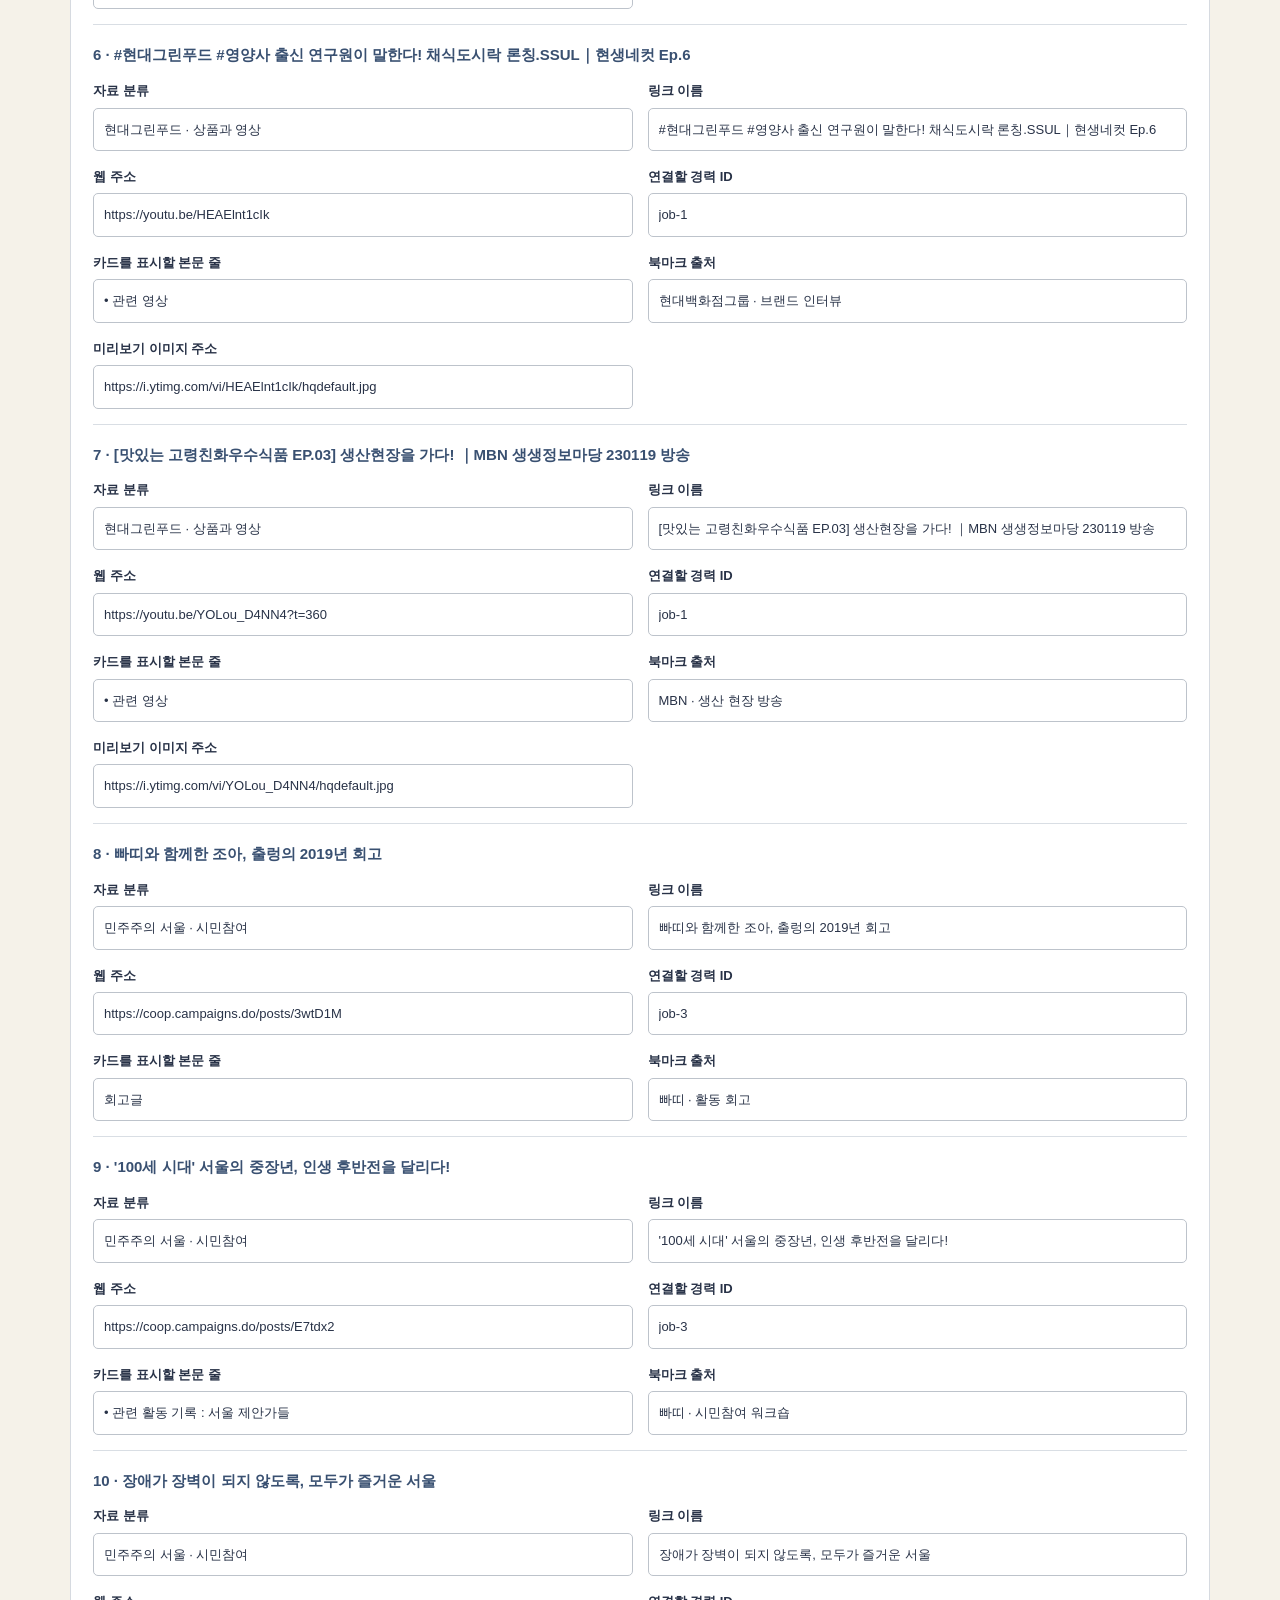
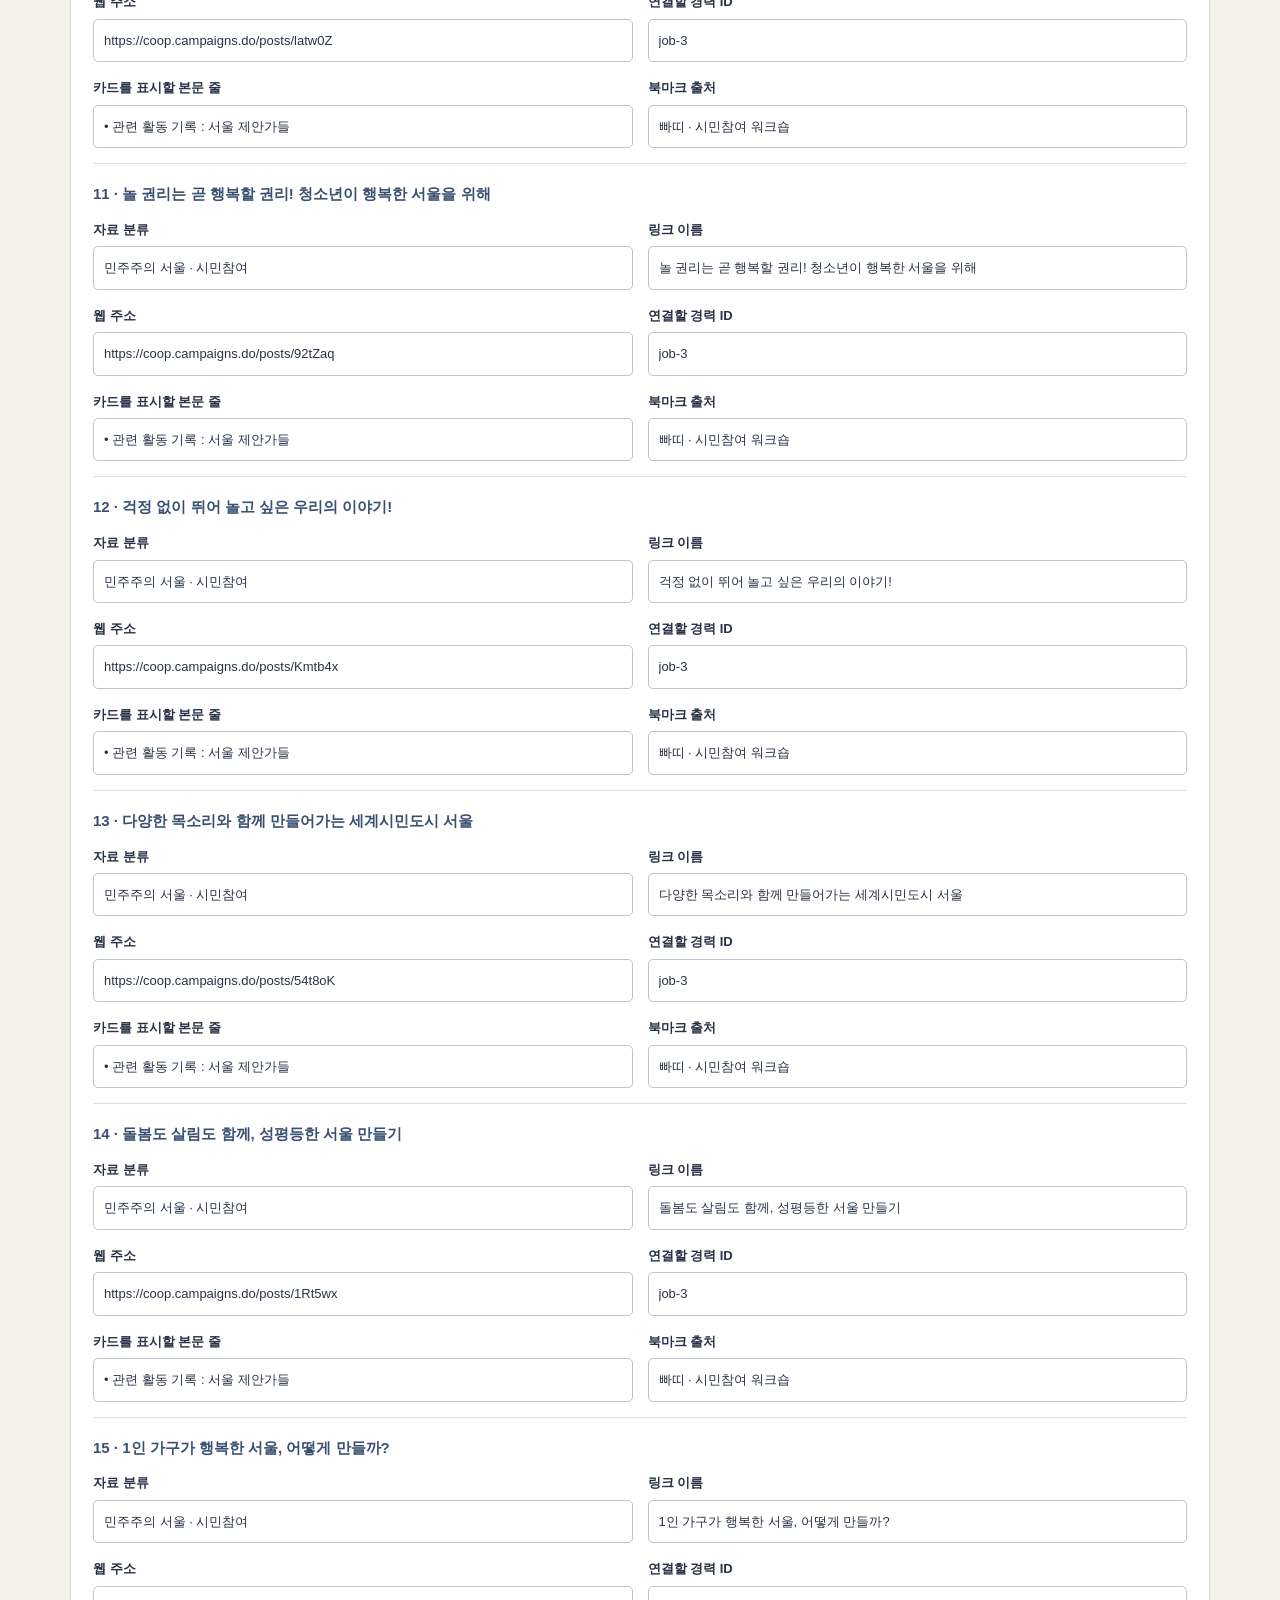
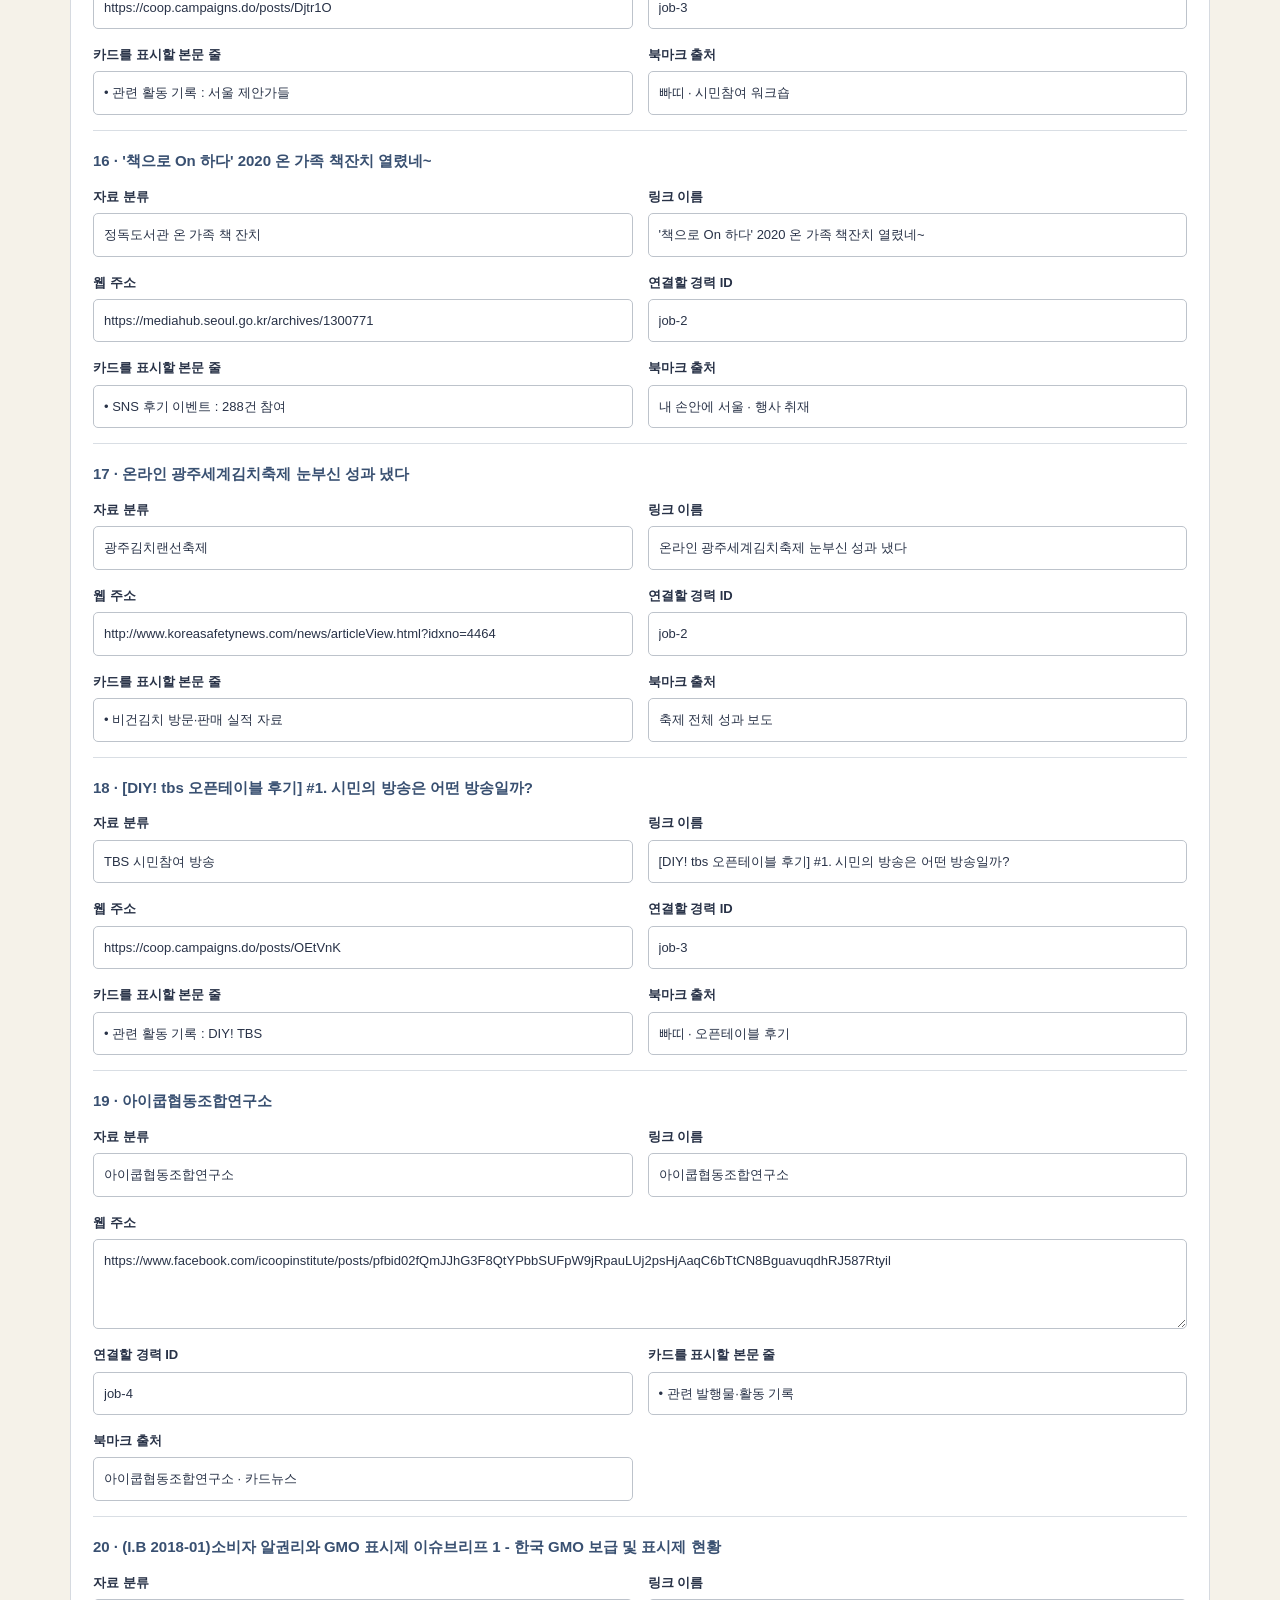
<file: edit.html>
<!doctype html><html lang="ko"><head><meta charset="utf-8"><meta name="viewport" content="width=device-width,initial-scale=1"><meta name="robots" content="noindex"><title>텍스트 편집 | 유지원 포트폴리오</title><link rel="stylesheet" href="style.css?v=8"></head><body><header class="site-header"><div class="shell topbar"><a class="wordmark" href="index.html">유지원</a><a class="edit-link" href="index.html">← 공개 사이트로</a></div></header><main class="editor"><div class="shell"><header><p class="eyebrow" style="color:#537c64">CONTENT STUDIO</p><h1>포트폴리오 텍스트 편집</h1><p class="lead">지원동기, 자기소개서 문항, 경력 상세와 북마크를 편집할 수 있습니다. 이전 초안보다 공개본이 새로우면 최신 공개본을 먼저 표시합니다.</p></header><div class="notice"><strong>공개 사이트 반영 방법</strong><br>① 아래에서 텍스트 수정 → ② ‘수정 내용 복사’ → ③ ‘GitHub에서 content.json 편집’ → ④ 기존 JSON 전체를 붙여넣고 ‘Commit changes’를 누르세요. GitHub 로그인 권한이 있어야 하며, 커밋 전에는 공개 사이트가 바뀌지 않습니다.</div><div class="editor-actions"><button id="save">이 브라우저에 초안 저장</button><button id="preview" class="outline">수정본 미리보기 ↗</button><button id="copy" class="outline">수정 내용 복사</button><button id="download" class="outline">content.json 다운로드</button><a id="github-edit" target="_blank" rel="noopener noreferrer">GitHub에서 content.json 편집 ↗</a><button id="reset" class="outline">공개본 다시 불러오기</button></div><p class="status" id="status" role="status" aria-live="polite"></p><nav aria-label="편집 항목 바로가기" style="display:flex;flex-wrap:wrap;gap:1rem;margin:1rem 0"><a href="#edit-about">지원동기</a><a href="#edit-essays">자기소개서</a><a href="#edit-notionDetails">경력 상세</a><a href="#edit-references">관련 자료·북마크</a></nav><button id="old-copy" class="outline" hidden>이전 초안 내려받기</button><div id="forms"></div><p class="hint">이 페이지는 인증 없이 GitHub에 저장하지 않습니다. 다른 사람이 이 페이지를 열어도 공개 사이트 내용을 직접 변경할 수 없습니다.</p></div></main><script src="edit.js?v=12" defer></script></body></html>
</file>
<file: style.css>
:root{--deep:#222b3e;--ink:#283247;--muted:#68758a;--cream:#eef1f6;--paper:#fbfcfe;--line:#d9dee8;--accent:#e6ebf3;--lime:#d6deeb}*{box-sizing:border-box}html{scroll-behavior:smooth}body{margin:0;background:var(--paper);color:var(--ink);font-family:Pretendard,"Noto Sans KR","Apple SD Gothic Neo","Malgun Gothic",sans-serif;line-height:1.65;word-break:keep-all}a{color:inherit}.shell{width:min(1140px,calc(100% - 56px));margin:auto}.skip{position:absolute;left:-999px;top:8px}.skip:focus{left:8px;z-index:100;background:#fff;padding:10px}.site-header{position:sticky;top:0;z-index:20;background:rgba(253,252,248,.92);border-bottom:1px solid var(--line);backdrop-filter:blur(16px)}.topbar{height:72px;display:flex;align-items:center;justify-content:space-between;gap:18px}.wordmark{text-decoration:none;font-weight:900;letter-spacing:-.08em;font-size:27px}.brand-dot{color:#7d8a9d}.topbar nav{display:flex;gap:27px}.topbar nav a,.edit-link{text-decoration:none;font-size:13px;font-weight:650}.topbar nav a:hover,.edit-link:hover{color:#576981}.edit-link{border:1px solid #9da9b9;border-radius:100px;padding:8px 15px;white-space:nowrap}.hero{background:var(--deep);color:var(--paper);overflow:hidden}.hero-grid{min-height:660px;display:grid;grid-template-columns:1.22fr .78fr;align-items:center;gap:45px}.eyebrow,.section-kicker{font-size:12px;letter-spacing:.17em;font-weight:800}.eyebrow{color:var(--lime)}.hero-overline{margin:33px 0 18px;color:#c6d0dd;font-size:15px}.hero h1{font-size:clamp(41px,5.7vw,73px);line-height:1.22;letter-spacing:-.065em;margin:0;max-width:680px}.hero-intro{max-width:615px;color:#d6dce5;font-size:17px;line-height:1.88;margin:30px 0 33px}.hero-actions{display:flex;gap:10px;flex-wrap:wrap}.button{display:inline-flex;align-items:center;justify-content:space-between;min-width:160px;padding:14px 19px;border-radius:5px;text-decoration:none;font-size:14px;font-weight:700}.primary{background:#ccd8e8;color:var(--deep)}.secondary{border:1px solid #7f8ea3;color:#fff}.hero-foot{margin-top:60px;padding-top:17px;border-top:1px solid #515f72;display:flex;gap:20px;flex-wrap:wrap;color:#c9d0d9;font-size:12px}.hero-art{height:480px;position:relative;display:grid;place-items:center}.art-orbit{border:1px solid rgba(226,249,231,.28);border-radius:50%;position:absolute}.orbit-one{width:420px;height:420px}.orbit-two{width:340px;height:340px}.art-circle{position:relative;border-radius:50%;width:290px;height:290px;background:#d2dbe8;color:var(--deep);display:flex;flex-direction:column;align-items:flex-start;justify-content:center;padding:46px;font-size:27px;line-height:1.45;font-weight:700;letter-spacing:-.05em;transform:rotate(-10deg);box-shadow:25px 32px 0 rgba(40,88,72,.65)}.art-circle span{position:absolute;bottom:27px;left:48px;font-size:10px;letter-spacing:.13em;font-weight:800}.art-tag{position:absolute;bottom:25px;right:0;letter-spacing:.25em;font-size:10px;color:#bac5d4}.section{padding:112px 0}.section-cream{background:var(--cream)}.section-kicker{display:flex;align-items:center;gap:18px;color:#546680;margin-bottom:40px}.section-kicker span:first-child{border:1px solid #a8afb9;border-radius:50%;width:35px;height:35px;display:grid;place-items:center;letter-spacing:0}.section-title{font-size:clamp(31px,4vw,51px);letter-spacing:-.06em;line-height:1.3;font-weight:750;margin:0 0 22px}.section-rule{width:42px;height:3px;background:#7689a4;margin:29px 0}.about-grid{display:grid;grid-template-columns:1.2fr .8fr;gap:120px}.about-title{font-weight:750;font-size:19px}.about-grid p:not(.about-title){color:#4c535d;line-height:1.95;font-size:15px}.strength-list{border-top:1px solid #aeb5bf;margin-top:9px}.strength{padding:25px 0;border-bottom:1px solid #aeb5bf;display:grid;grid-template-columns:40px 1fr;gap:11px}.strength .num{color:#68788e;font-size:13px;font-weight:800}.strength h3{margin:0 0 8px;font-size:19px}.strength p{margin:0!important;font-size:14px!important}.heading-row{display:flex;justify-content:space-between;align-items:end;gap:30px;margin-bottom:36px}.heading-aside{width:260px;color:var(--muted);font-size:14px}.career-list{border-top:1px solid var(--ink)}.career-item{display:grid;grid-template-columns:150px 1fr 190px;gap:20px;padding:27px 0;border-bottom:1px solid var(--line)}.career-item .period{font-size:13px;color:var(--muted);line-height:1.6}.career-item h3{font-size:21px;margin:0 0 4px;letter-spacing:-.04em}.career-item .role{font-size:13px;color:#4c6280;margin:0 0 10px;font-weight:700}.career-item .summary{font-size:14px;color:#4c535d;margin:0;line-height:1.85}.tagrow{display:flex;justify-content:flex-end;align-content:start;flex-wrap:wrap;gap:6px}.tag{border:1px solid #b4bcc8;border-radius:20px;padding:4px 9px;font-size:11px;color:#455872}.project-grid{display:grid;grid-template-columns:repeat(3,1fr);gap:15px}.project{display:flex;flex-direction:column;min-height:322px;padding:25px;border:1px solid #d1d5db;background:#fdfcf8;transition:transform .2s,box-shadow .2s}.project:hover{transform:translateY(-4px);box-shadow:0 16px 36px rgba(18,53,49,.1)}.project .category{color:#6b7a90;font-size:11px;font-weight:800;letter-spacing:.08em}.project h3{font-size:20px;letter-spacing:-.04em;line-height:1.4;margin:24px 0 8px}.project p{font-size:13px;line-height:1.8;color:#5c626b;margin:0}.project .result{border-top:1px solid #d6dbe1;margin-top:auto;padding-top:17px;font-size:12px;color:#324969;font-weight:800}.project .metric{font-size:28px;color:var(--deep);display:block;line-height:1.2}.source-note{text-align:right;color:var(--muted);font-size:13px;margin:24px 0 0}.source-note a{font-weight:700;text-underline-offset:4px}.background-grid{display:grid;grid-template-columns:1fr 1fr;gap:75px}.subheading{font-size:20px;margin:0 0 20px;padding-bottom:13px;border-bottom:1px solid var(--ink)}.background-item{display:flex;justify-content:space-between;gap:16px;padding:16px 0;border-bottom:1px solid var(--line)}.background-item strong{display:block;font-size:15px}.background-item small{display:block;font-size:12px;color:var(--muted);margin-top:4px}.background-item time{font-size:12px;white-space:nowrap;color:var(--muted)}.section-deep{background:#1f3048;color:white}.section-deep .section-kicker{color:#bac6d7}.approach-list{display:grid;grid-template-columns:repeat(2,1fr);gap:0 45px;list-style:none;padding:0;margin:40px 0 0}.approach-list li{border-top:1px solid #6d7d93;padding:19px 0 28px;display:grid;grid-template-columns:40px 1fr;gap:10px;font-size:16px}.approach-list li span{color:#bac6d7;font-size:12px}.contact{background:#dce2eb}.contact-grid{display:grid;grid-template-columns:1fr 1fr;gap:80px}.contact p{color:#546173}.contact-links{align-self:end}.contact-links a{border-bottom:1px solid #9ba6b6;display:flex;justify-content:space-between;padding:20px 0;text-decoration:none;font-size:18px;font-weight:700;overflow-wrap:anywhere}.contact-links a:hover{color:#556479}.site-footer{background:#122135;color:#b8c2d0}.site-footer .shell{padding:26px 0;display:flex;justify-content:space-between;gap:20px;font-size:11px}.site-footer a{text-decoration:none}.site-footer a:hover{text-decoration:underline}.editor{min-height:100vh;background:#f5f2e9;padding:55px 0}.editor header h1{font-size:40px;letter-spacing:-.055em;margin:10px 0}.editor .lead{max-width:750px;color:#515a66}.notice{background:#e1e7ef;border-left:4px solid #576d8b;padding:17px 20px;margin:22px 0;font-size:14px}.editor-actions{display:flex;flex-wrap:wrap;gap:9px;margin:26px 0}.editor-actions button,.editor-actions a{border:1px solid var(--deep);border-radius:5px;background:var(--deep);color:#fff;padding:11px 14px;font:inherit;font-size:13px;font-weight:700;text-decoration:none;cursor:pointer}.editor-actions .outline{background:transparent;color:var(--deep)}.editor-panel{background:#fff;border:1px solid #d6dae0;border-radius:9px;padding:22px;margin:17px 0}.editor-panel h2{font-size:21px;margin:0 0 15px}.field-grid{display:grid;grid-template-columns:repeat(2,minmax(0,1fr));gap:15px}.field{display:flex;flex-direction:column;gap:6px;font-size:13px;font-weight:700}.field input,.field textarea{width:100%;border:1px solid #bdc3cb;border-radius:5px;padding:10px;font:inherit;font-weight:400;color:var(--ink);background:white}.field textarea{resize:vertical;min-height:90px}.field.wide{grid-column:1/-1}.item-panel{border-top:1px solid #d9dee4;padding-top:18px;margin-top:15px}.item-panel h3{margin:0 0 12px;font-size:15px;color:#395071}.editor small,.editor .hint{color:#626972}.status{font-weight:700;color:#31445f}@media(max-width:850px){.topbar nav{gap:13px}.hero-grid{grid-template-columns:1fr;min-height:auto;padding-top:92px;padding-bottom:45px}.hero-art{height:280px}.art-circle{width:210px;height:210px;padding:30px;font-size:21px}.art-circle span{left:30px;bottom:20px}.orbit-one{width:280px;height:280px}.orbit-two{width:235px;height:235px}.art-tag{bottom:0}.about-grid{gap:45px}.project-grid{grid-template-columns:repeat(2,1fr)}.career-item{grid-template-columns:120px 1fr}.tagrow{grid-column:2;justify-content:flex-start}.background-grid,.contact-grid{gap:35px}}@media(max-width:640px){.shell{width:min(100% - 36px,1140px)}.topbar{height:64px}.topbar nav{display:none}.site-header .edit-link{padding:6px 10px}.hero-grid{padding-top:64px}.hero h1{font-size:42px}.hero-intro{font-size:15px}.hero-foot{margin-top:35px}.hero-art{height:250px}.section{padding:75px 0}.about-grid,.background-grid,.contact-grid,.approach-list,.field-grid{grid-template-columns:1fr}.heading-row{display:block}.heading-aside{width:auto}.career-item{grid-template-columns:1fr;gap:7px}.tagrow{grid-column:1}.project-grid{grid-template-columns:1fr}.project{min-height:270px}.contact-links{align-self:auto}.site-footer .shell{display:block}.site-footer a{display:block;margin-top:8px}}

.reference-grid{display:grid;grid-template-columns:repeat(2,minmax(0,1fr));gap:18px}.reference-group{background:var(--paper);border:1px solid var(--line);padding:23px 25px}.reference-group h3{font-size:18px;margin:0 0 13px;line-height:1.4}.reference-list{margin:0;padding-left:19px}.reference-list li{margin:8px 0;color:#6e7784}.reference-list a{font-size:14px;line-height:1.5;color:var(--ink);text-decoration-thickness:1px;text-underline-offset:3px;overflow-wrap:anywhere}.reference-list a:hover{color:#4a6182}@media(max-width:700px){.reference-grid{grid-template-columns:1fr}}

.local-activity{margin-top:66px;border:1px solid #bdc5d0;border-left:4px solid #607592;background:#fafbf6;padding:28px 32px;display:grid;grid-template-columns:190px 1fr;gap:28px}.local-activity-meta{font-size:13px;color:#506480;font-weight:800;padding-top:5px}.local-activity-label{font-size:11px;letter-spacing:.13em;color:#576b86;font-weight:800}.local-activity h3{font-size:22px;margin:6px 0 8px}.local-activity p{margin:0;color:#4c535d;font-size:15px;line-height:1.8}@media(max-width:640px){.local-activity{grid-template-columns:1fr;gap:7px;padding:22px}.local-activity-meta{padding:0}}

.activity-section{margin-top:70px;padding-top:42px;border-top:1px solid #aeb5bf}.activity-heading{display:flex;justify-content:space-between;align-items:end;gap:24px;margin-bottom:25px}.activity-kicker{font-size:11px;letter-spacing:.15em;font-weight:800;color:#5a6d87}.activity-heading h3{font-size:31px;letter-spacing:-.04em;margin:7px 0 0}.activity-heading p{font-size:14px;color:#5d646d;max-width:320px;margin:0}.activity-grid{display:grid;grid-template-columns:repeat(2,minmax(0,1fr));gap:13px;align-items:start}.activity-record,.detail-record{background:#fff;border:1px solid var(--line);border-radius:7px;overflow:hidden}.activity-record[open]{border-color:#91a0b4;box-shadow:0 7px 18px rgba(23,67,49,.07)}.activity-record summary,.detail-record summary{cursor:pointer;padding:18px 20px;display:flex;flex-direction:column;gap:3px;list-style:none}.activity-record summary::-webkit-details-marker,.detail-record summary::-webkit-details-marker{display:none}.activity-record summary:after,.detail-record summary:after{content:"+";position:absolute;right:20px;top:15px;color:#607592;font-size:22px}.activity-record[open] summary:after,.detail-record[open] summary:after{content:"−"}.activity-record summary,.detail-record summary{position:relative;padding-right:45px}.record-title{font-size:17px;line-height:1.45;font-weight:750}.record-period{font-size:12px;color:#5e6f86;font-weight:700}.record-body{border-top:1px solid var(--line);padding:17px 20px 21px;white-space:pre-line;font-size:14px;line-height:1.75;color:#474f5b;overflow-wrap:anywhere}.detail-groups{display:grid;gap:37px}.detail-group h3{font-size:23px;margin:0 0 14px;border-bottom:1px solid var(--ink);padding-bottom:10px}.detail-record{margin:8px 0}.detail-record summary{flex-direction:row;align-items:baseline;justify-content:space-between;gap:16px}.detail-record .record-period{text-align:right;white-space:nowrap}@media(max-width:700px){.activity-grid{grid-template-columns:1fr}.activity-heading{display:block}.activity-heading p{margin-top:8px}.detail-record summary{display:block}.detail-record .record-period{display:block;text-align:left;white-space:normal}}

.profile-portrait{display:block;justify-self:center;width:min(100%,250px);height:auto;border-radius:12px}.hero-actions{flex-wrap:wrap}#essay-list{max-width:860px;margin-top:2rem}#essay-list .record-body{font-size:1rem;line-height:1.85}#essays{scroll-margin-top:70px}@media(max-width:850px){.profile-portrait{grid-row:1;justify-self:start;width:120px}.hero-grid:has(.profile-portrait){gap:24px;padding-top:42px}}

.career-jump{display:inline-block;margin-top:8px;color:#31425a;font-size:.85rem;text-underline-offset:3px}.detail-record[id]{scroll-margin-top:86px}.inline-bookmarks{display:grid;gap:8px;margin:9px 0 20px;white-space:normal}.career-bookmark{display:flex;align-items:stretch;justify-content:space-between;overflow:hidden;background:#fafbf8;border:1px solid #d6d9de;border-radius:8px;text-decoration:none;color:inherit}.career-bookmark:hover,.career-bookmark:focus-visible{background:#f0f5ed;border-color:#7b8696}.bm-copy{display:grid;align-content:center;min-width:0;gap:3px;padding:10px 14px}.bm-source,.bm-host{color:#525c69;font-size:11px}.bm-title{font-size:14px;line-height:1.45;color:#232f3f}.bm-image{display:block;width:120px;height:86px;align-self:center;object-fit:cover;flex:none}.career-lines{white-space:pre-line}@media(max-width:640px){.bm-image{width:80px;height:76px}.bm-copy{padding:8px 10px}.bm-title{font-size:13px}}

.hero-person{margin:0;justify-self:center;display:grid;justify-items:center;gap:15px}.hero-person figcaption{width:100%}#profile-traits{list-style:none;margin:0;padding:0;display:grid;gap:5px;color:#f0f5ec;font-size:15px;font-weight:600;line-height:1.55;word-break:keep-all}#profile-traits li::before{content:"·";color:#a4b3c8;margin-right:.55em}@media(max-width:850px){.hero-person{grid-row:1;justify-self:start;justify-items:start}}

.hero h1{white-space:pre-line}.essay-intro{max-width:860px;color:var(--muted);font-size:1rem;line-height:1.8;margin:0 0 2rem}

/* Preserve the line breaks in the portfolio content. */
#intro, #about-paragraphs p { white-space: pre-line; }
.topbar .wordmark { white-space: nowrap; }
@media (min-width:641px) and (max-width:1050px) {
  .topbar { gap: 10px; }
  .topbar .wordmark { font-size: clamp(18px,2.3vw,25px); }
  .topbar nav { flex-wrap: wrap; justify-content: flex-end; gap: 2px clamp(6px,1.2vw,14px); }
  .topbar nav a { white-space: nowrap; }
}

/* HOW I WORK: numbered headings with their supporting paragraphs. */
.approach-list li { grid-template-columns: 2.75ch minmax(0,1fr); gap: .58rem .65rem; align-content: start; padding-block: 1.25rem 1.7rem; }
.approach-list .work-heading { grid-column: 1 / -1; display: grid; grid-template-columns: 2.75ch minmax(0,1fr); align-items: baseline; gap: .65rem; font-size: 1rem; line-height: 1.55; margin: 0; word-break: keep-all; overflow-wrap: anywhere; }
.approach-list .work-heading .work-number { font-size: 1em; font-weight: 750; font-variant-numeric: tabular-nums; color: #c6d2e2; }
.approach-list .work-title { font-weight: 750; }
.approach-list .work-body { grid-column: 2; margin: 0; line-height: 1.8; font-size: .96rem; color: #e2e6ec; word-break: keep-all; overflow-wrap: anywhere; }

/* 취미와 일상: 번호가 보이는 펼침형 카드 */
.detail-group-hobbies{display:grid;grid-template-columns:repeat(2,minmax(0,1fr));gap:10px 12px}
.detail-group-hobbies>h3{grid-column:1/-1;margin-bottom:2px}
.detail-group-hobbies .detail-record{margin:0;border-color:#d8dde4;border-radius:10px;background:linear-gradient(135deg,#fff 0%,#f7fbf7 100%);box-shadow:0 3px 12px rgba(35,76,55,.04)}
.detail-group-hobbies .detail-record[open]{border-color:#91a0b4;box-shadow:0 7px 18px rgba(23,67,49,.08)}
.detail-group-hobbies .detail-record summary{padding:15px 42px 15px 17px;min-height:52px;justify-content:center}
.detail-group-hobbies .detail-record summary:after{right:16px;top:13px;font-size:19px}
.detail-group-hobbies .record-title{font-size:15px;letter-spacing:-.02em;color:#29384c}
.detail-group-hobbies .record-body{padding:13px 17px 16px;font-size:13px;line-height:1.7;background:rgba(255,255,255,.7)}
@media(max-width:700px){.detail-group-hobbies{grid-template-columns:1fr}.detail-group-hobbies>h3{grid-column:auto}}

/* Cheongin logo palette: navy #222b3e and clean white */
body{background:var(--paper);color:var(--ink)}
.site-header{background:rgba(251,252,254,.92);border-color:var(--line)}
.topbar nav a:hover,.edit-link:hover{color:#51627f}
.eyebrow{color:#d8e0ed}.hero-overline{color:#d4dce9}.hero-intro{color:#e2e7ef}.primary{background:#f8fafc;color:var(--deep)}.secondary{border-color:#aeb9cb;color:#fff}.hero-foot{border-color:#59657b;color:#d2d9e5}
.section-kicker,.activity-kicker{color:#64738d}.section-rule{background:#cbd3df}.activity-section{border-color:#c4ccd9}.activity-heading h3{color:var(--ink)}
.activity-record[open],.detail-record[open]{border-color:#aab6c9;box-shadow:0 7px 18px rgba(34,43,62,.09)}.record-period{color:#60708a}.record-body{color:#566276}.record-title{color:#2d3a52}
.detail-group h3{border-color:#303a4f}.career-jump{color:#405675}.inline-bookmarks{color:var(--ink)}.career-bookmark{background:#f7f9fc;border-color:#d6dce7}.career-bookmark:hover,.career-bookmark:focus-visible{background:#edf2f8;border-color:#8e9db6}.bm-source,.bm-host{color:#687791}.bm-title{color:#2e3b53}
.reference-group{background:var(--paper);border-color:var(--line)}.reference-list li{color:#718099}.reference-list a{color:var(--ink)}.reference-list a:hover{color:#51627f}
.local-activity{border-color:#c3cedd;border-left-color:#667896;background:#f7f9fc}.local-activity-meta,.local-activity-label{color:#5d6f8d}.local-activity p{color:#566276}
.detail-group-hobbies .detail-record{border-color:#d6dce7;background:linear-gradient(135deg,#fff 0%,#f5f7fb 100%)}.detail-group-hobbies .detail-record[open]{border-color:#aab6c9}.detail-group-hobbies .record-title{color:#33425d}.detail-group-hobbies .record-body{background:rgba(255,255,255,.78)}
.approach-list .work-number{color:#d3dce9}.approach-list .work-body{color:#e2e7ef}

/* 교육·수상: 핵심 정보가 한눈에 보이는 카드 */
.detail-group-education .detail-record{border-color:#d6dce7;background:#fff}
.detail-group-education .detail-record[open]{border-color:#aab6c9;box-shadow:0 8px 20px rgba(34,43,62,.08)}
.detail-group-education .detail-record summary{padding:17px 42px 17px 19px}
.detail-group-education .record-title{font-size:18px;color:#2d3a52}
.detail-group-education .record-body{padding:14px;background:#f7f9fc}
.study-cards{display:grid;grid-template-columns:repeat(2,minmax(0,1fr));gap:12px}
.study-card{position:relative;min-width:0;padding:19px 19px 18px;border:1px solid #d8dee9;border-radius:10px;background:#fff;box-shadow:0 3px 12px rgba(34,43,62,.04)}
.study-number{display:inline-flex;align-items:center;justify-content:center;width:30px;height:24px;margin-bottom:12px;border-radius:999px;background:#e6ebf3;color:#596a85;font-size:11px;font-weight:800;letter-spacing:.04em}
.study-head{margin-bottom:9px}.study-provider{display:block;color:#66758d;font-size:12px;font-weight:750;letter-spacing:.01em}.study-title{margin:2px 0 0;color:#29364d;font-size:17px;line-height:1.45;letter-spacing:-.025em}.study-meta{margin:0 0 12px;color:#60708a;font-size:12px;font-weight:700;line-height:1.5}.study-copy{margin:6px 0 0;color:#566276;font-size:13px;line-height:1.65}.study-subhead{margin:14px 0 5px;color:#465975;font-size:12px}.study-list{margin:7px 0 0;padding-left:18px;color:#566276;font-size:13px;line-height:1.7}.study-list li{margin:2px 0}
@media(max-width:700px){.study-cards{grid-template-columns:1fr}.study-card{padding:17px 16px}.study-title{font-size:16px}}

/* Hero traits: visible banner cards */
#profile-traits{counter-reset:trait;display:grid;gap:9px;width:min(100%,390px);margin:0;padding:0;list-style:none}
#profile-traits li{counter-increment:trait;display:grid;grid-template-columns:32px minmax(0,1fr);align-items:center;gap:10px;padding:12px 15px;border:1px solid rgba(214,222,235,.42);border-radius:9px;background:rgba(230,235,243,.12);box-shadow:0 5px 15px rgba(10,16,29,.16);color:#f8fafc;font-size:14px;font-weight:750;line-height:1.45;letter-spacing:-.015em;transition:background .2s ease,border-color .2s ease,transform .2s ease}
#profile-traits li:hover{background:rgba(230,235,243,.19);border-color:rgba(214,222,235,.7);transform:translateY(-1px)}
#profile-traits li::before{content:counter(trait,decimal-leading-zero);display:grid;place-items:center;width:28px;height:23px;border-radius:999px;background:#d6deeb;color:#222b3e;font-size:10px;font-weight:900;letter-spacing:.04em}
@media(max-width:850px){#profile-traits{width:min(100%,390px)}#profile-traits li{font-size:13px;padding:11px 13px}}

/* Add breathing room below the hero exam result line. */
.hero-foot{padding-bottom:24px}
@media(max-width:640px){.hero-foot{padding-bottom:20px}}

/* Hide removed eyebrow text and keep the standalone activities section clean. */
.eyebrow:empty{display:none}
.standalone-activity{margin-top:0;padding-top:0;border-top:0}

/* 조사·분석 및 문서 작성: 번호형 역량 카드 */
.detail-group-analysis{display:grid;grid-template-columns:repeat(2,minmax(0,1fr));gap:12px}
.detail-group-analysis>h3{grid-column:1/-1;margin-bottom:2px}
.detail-group-analysis .detail-record{margin:0;border-color:#d6dce7;border-radius:10px;background:#fff;box-shadow:0 3px 12px rgba(34,43,62,.04)}
.detail-group-analysis .detail-record[open]{border-color:#aab6c9;box-shadow:0 8px 20px rgba(34,43,62,.08)}
.detail-group-analysis .detail-record summary{padding:16px 42px 16px 18px;background:linear-gradient(135deg,#fff 0%,#f5f7fb 100%)}
.detail-group-analysis .record-title{font-size:16px;color:#2d3a52;letter-spacing:-.02em}
.detail-group-analysis .record-body{padding:15px 18px 17px;font-size:13px;line-height:1.75;background:#f9fafc}
@media(max-width:700px){.detail-group-analysis{grid-template-columns:1fr}.detail-group-analysis>h3{grid-column:auto}}

/* Career detail: split numbered work areas into readable cards. */
.career-overview{display:grid;gap:4px;margin-bottom:13px;padding:14px 16px;border:1px solid #d8dee9;border-radius:9px;background:#fff}
.career-meta{margin:0;color:#566276;font-size:13px;line-height:1.7}
.career-task-cards{display:grid;gap:12px}
.career-task-card{padding:17px 18px;border:1px solid #d6dce7;border-radius:10px;background:#fff;box-shadow:0 3px 12px rgba(34,43,62,.04)}
.career-task-title{margin:0 0 10px;padding-bottom:9px;border-bottom:1px solid #e1e5ed;color:#33425d;font-size:15px;line-height:1.5;letter-spacing:-.015em}
.career-task-copy{margin:0 0 6px;color:#566276;font-size:13px;line-height:1.72}
.career-task-list{margin:0;padding-left:19px;color:#566276;font-size:13px;line-height:1.72}
.career-task-list li{margin:3px 0;padding-left:2px}.career-task-list li::marker{color:#687791}
</file>
